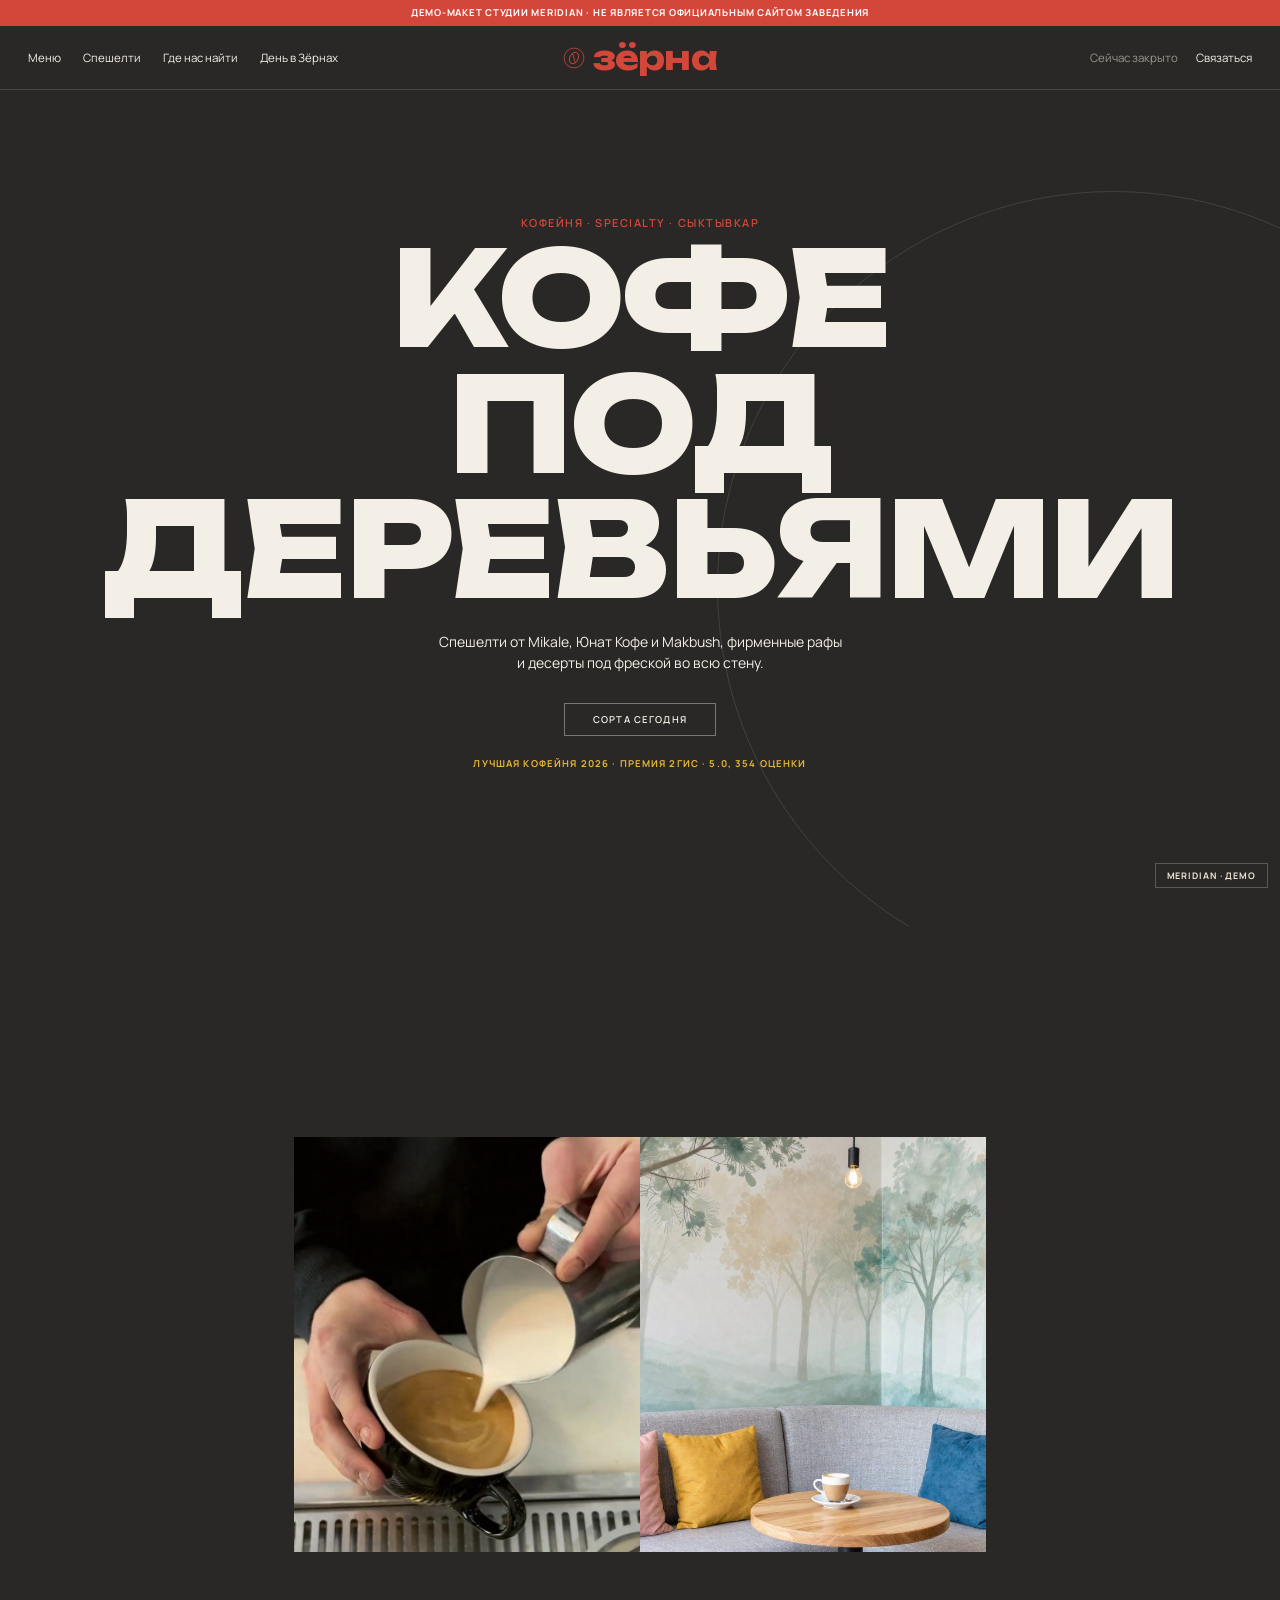
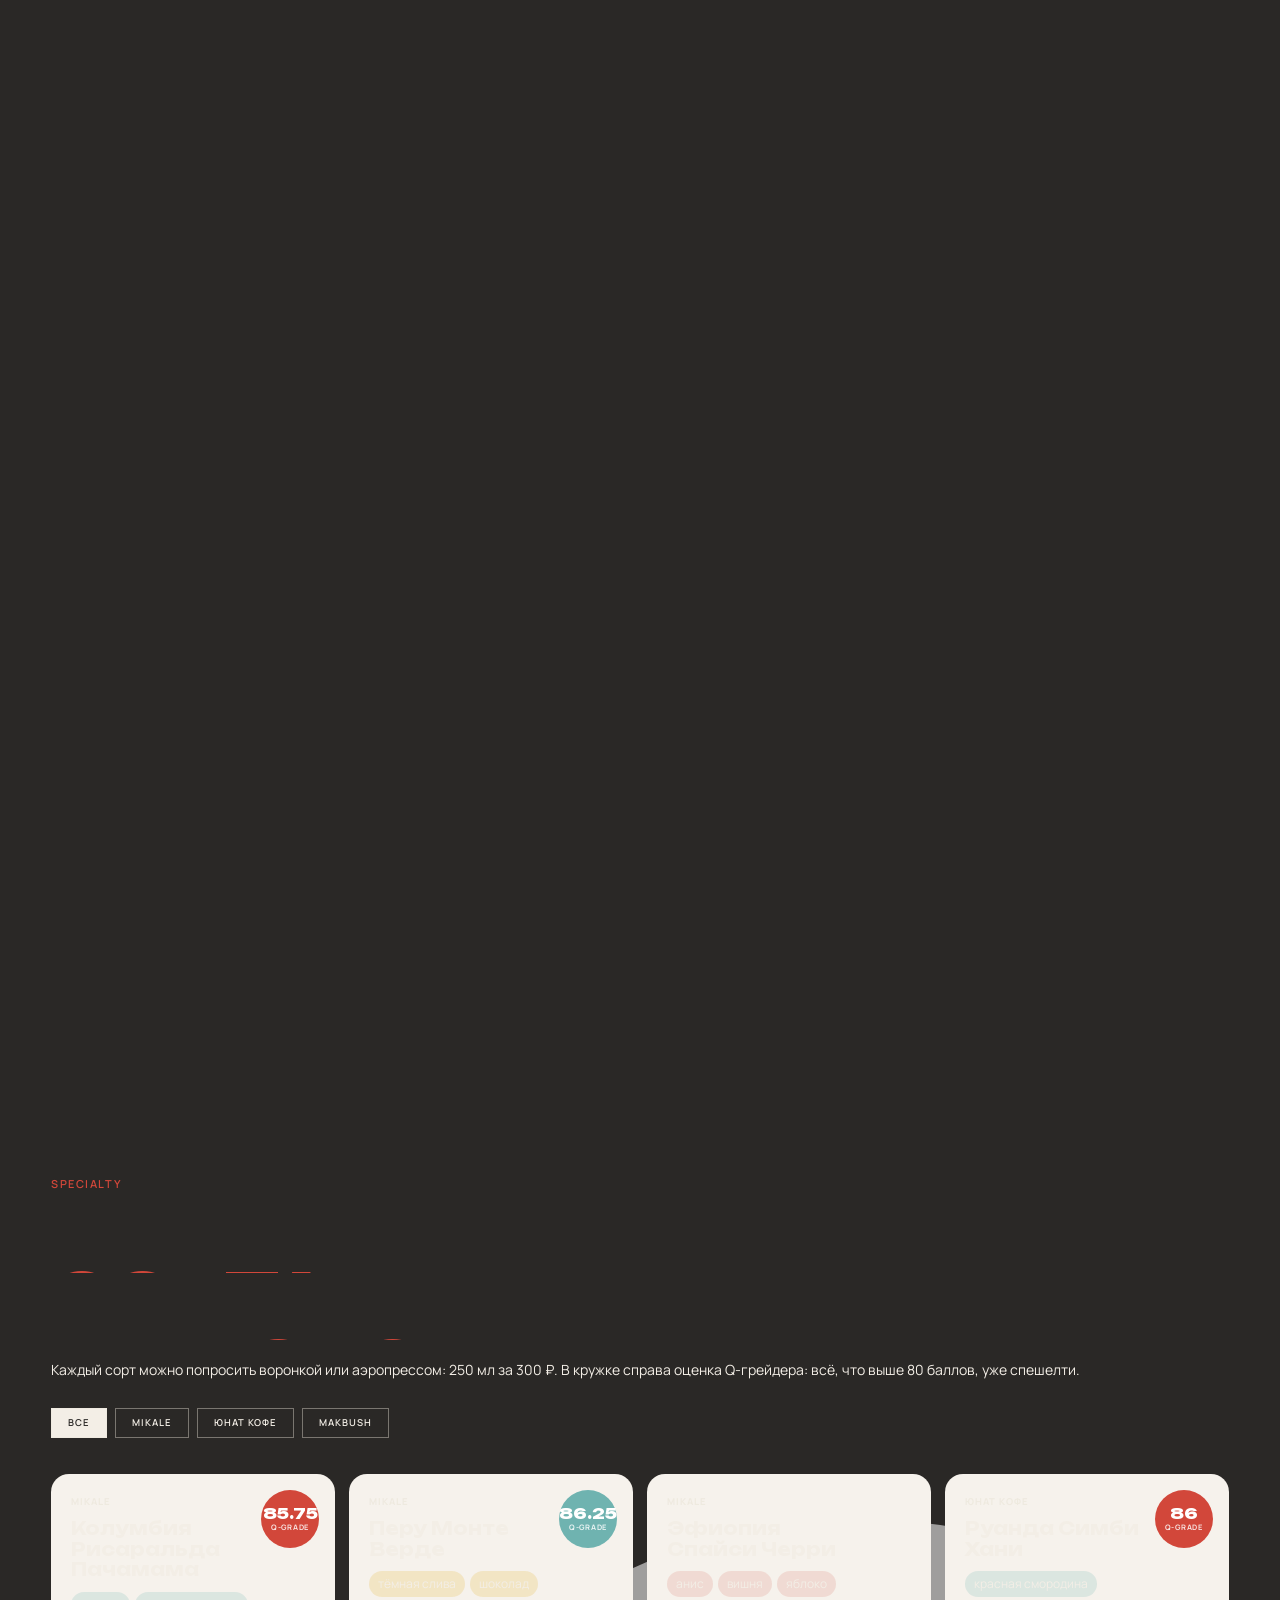
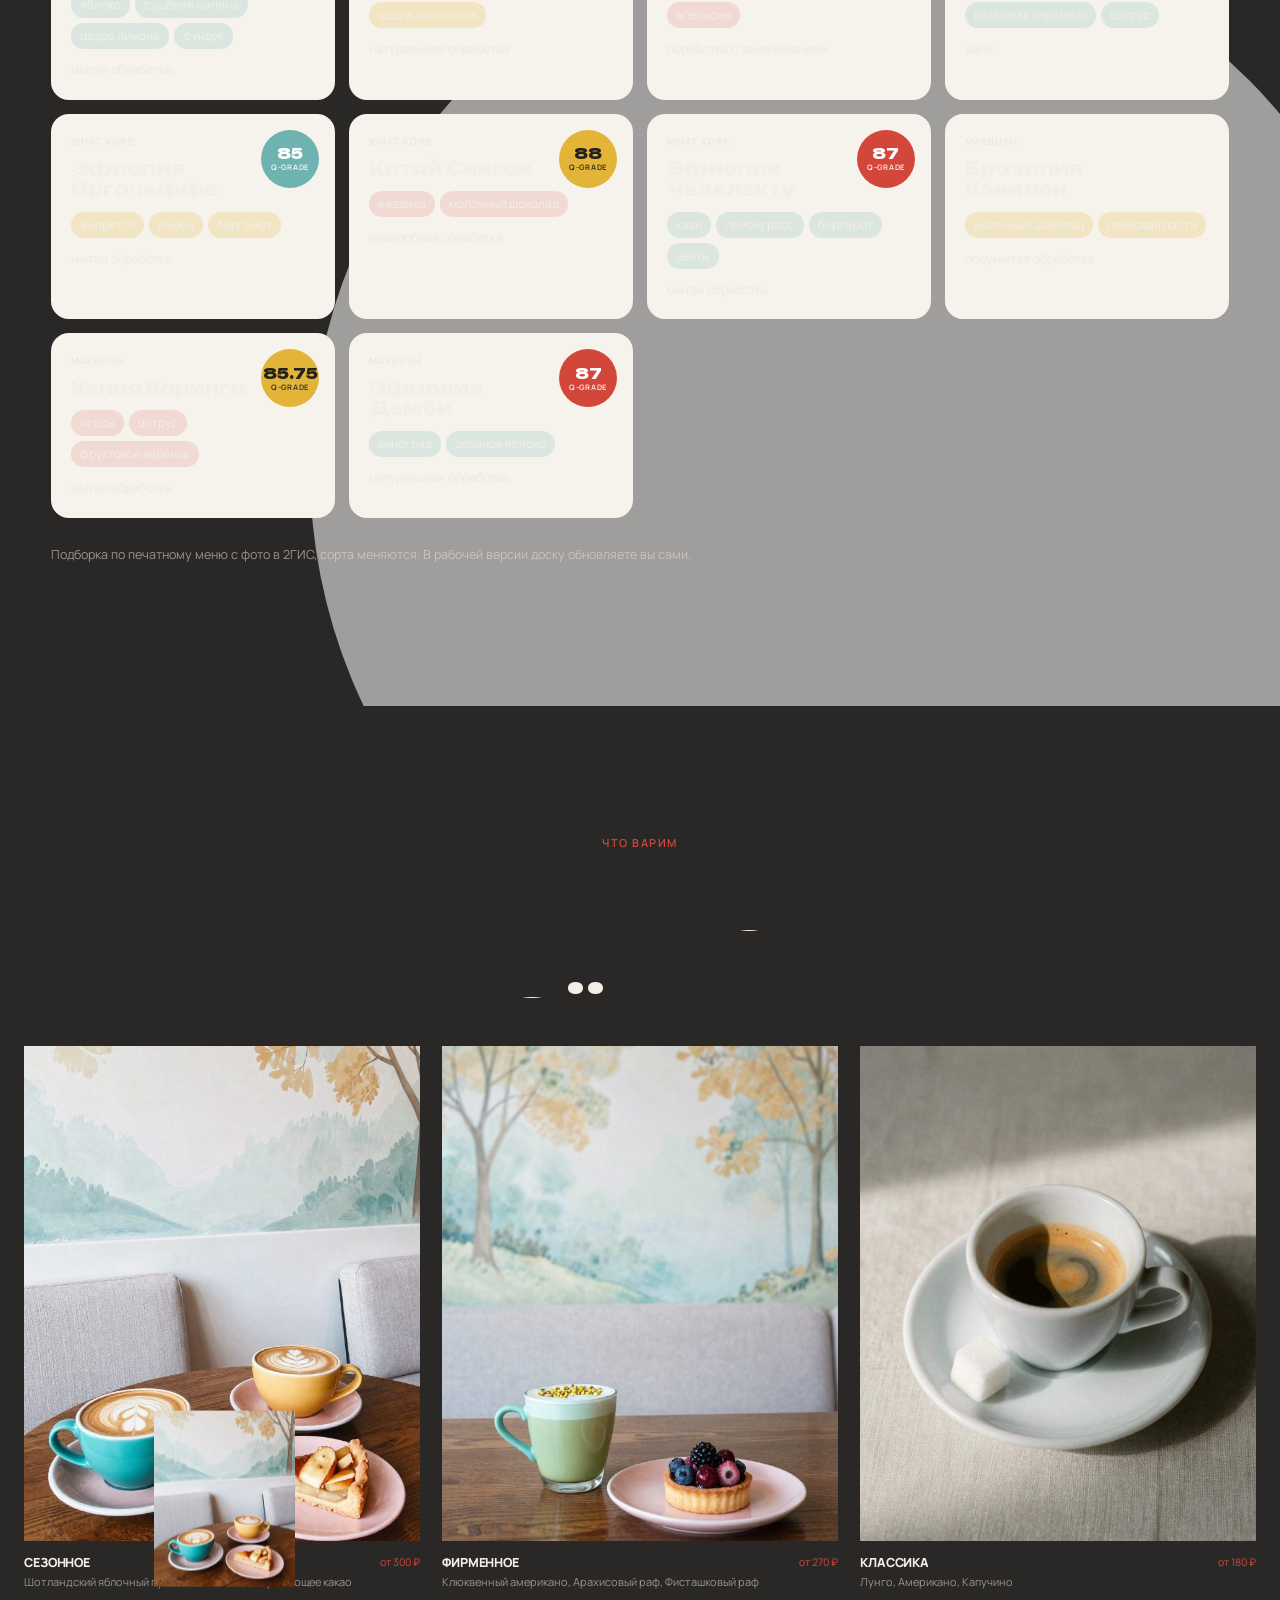
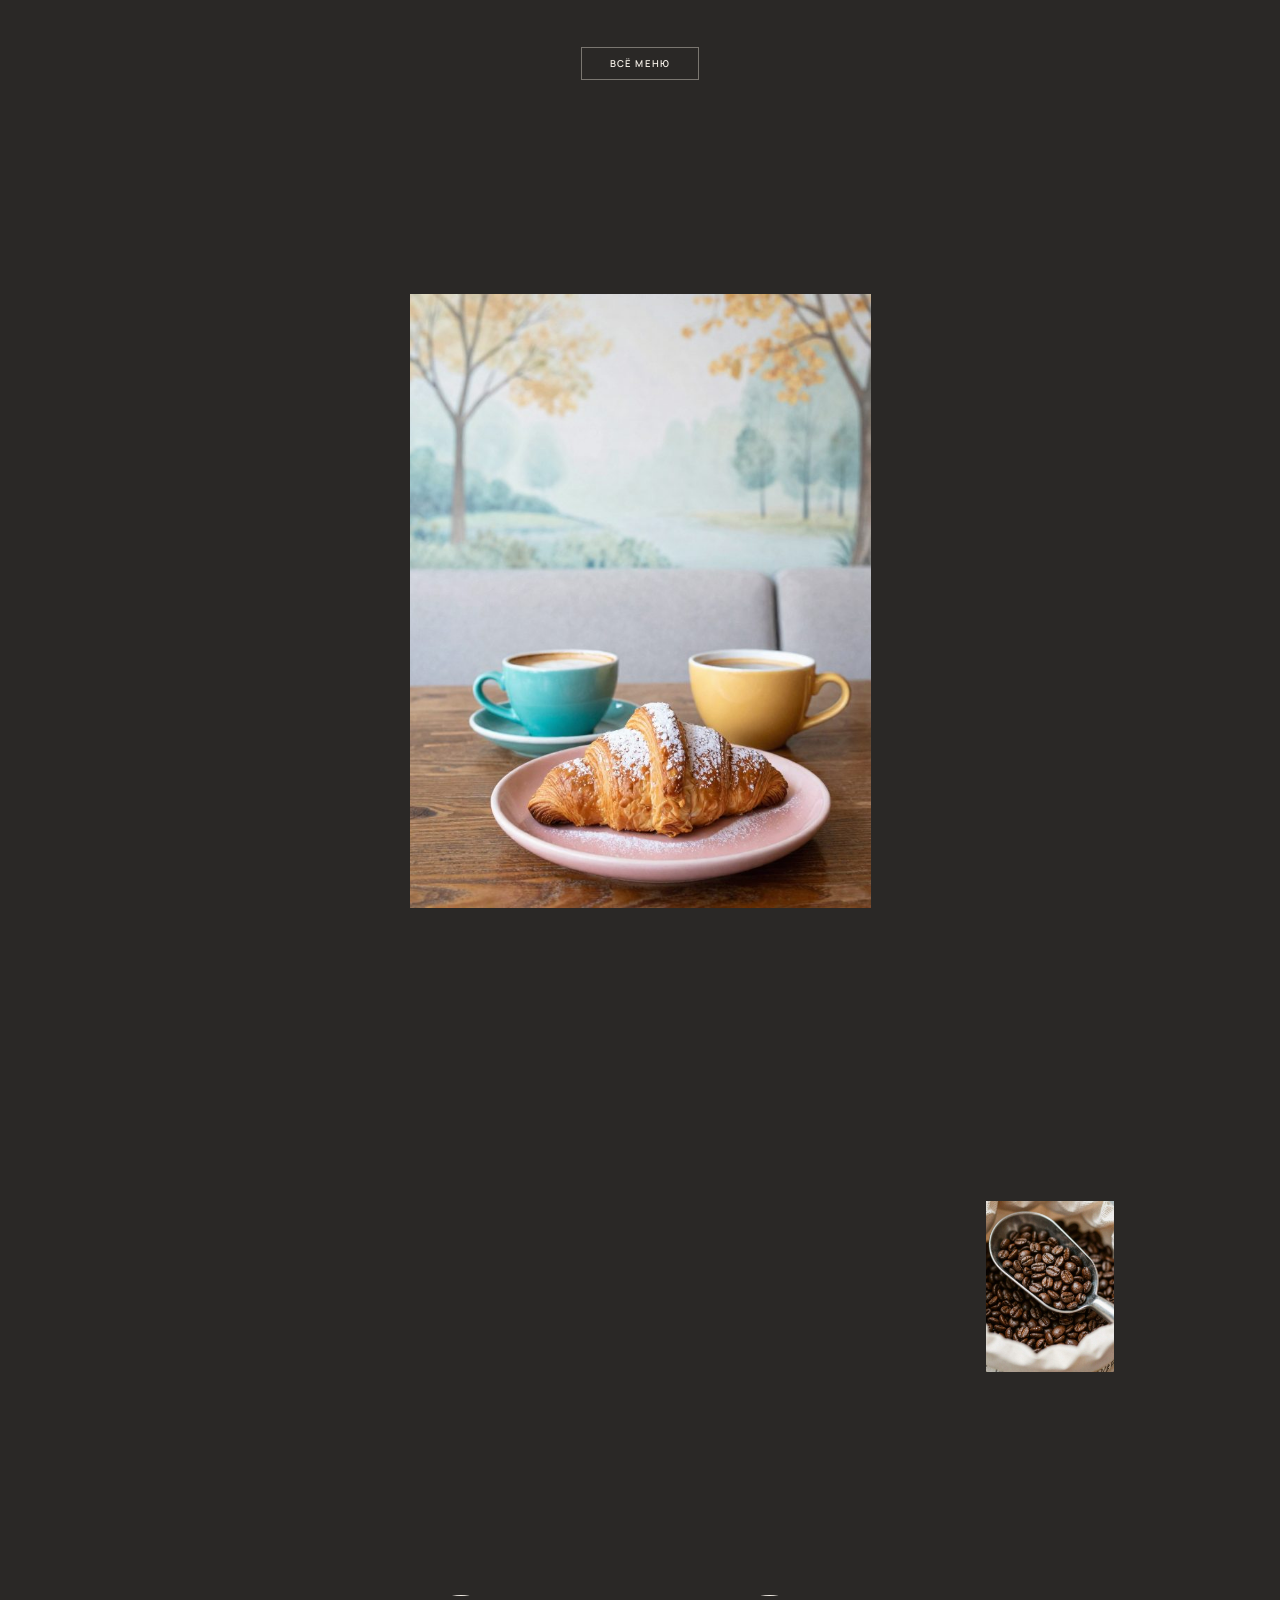
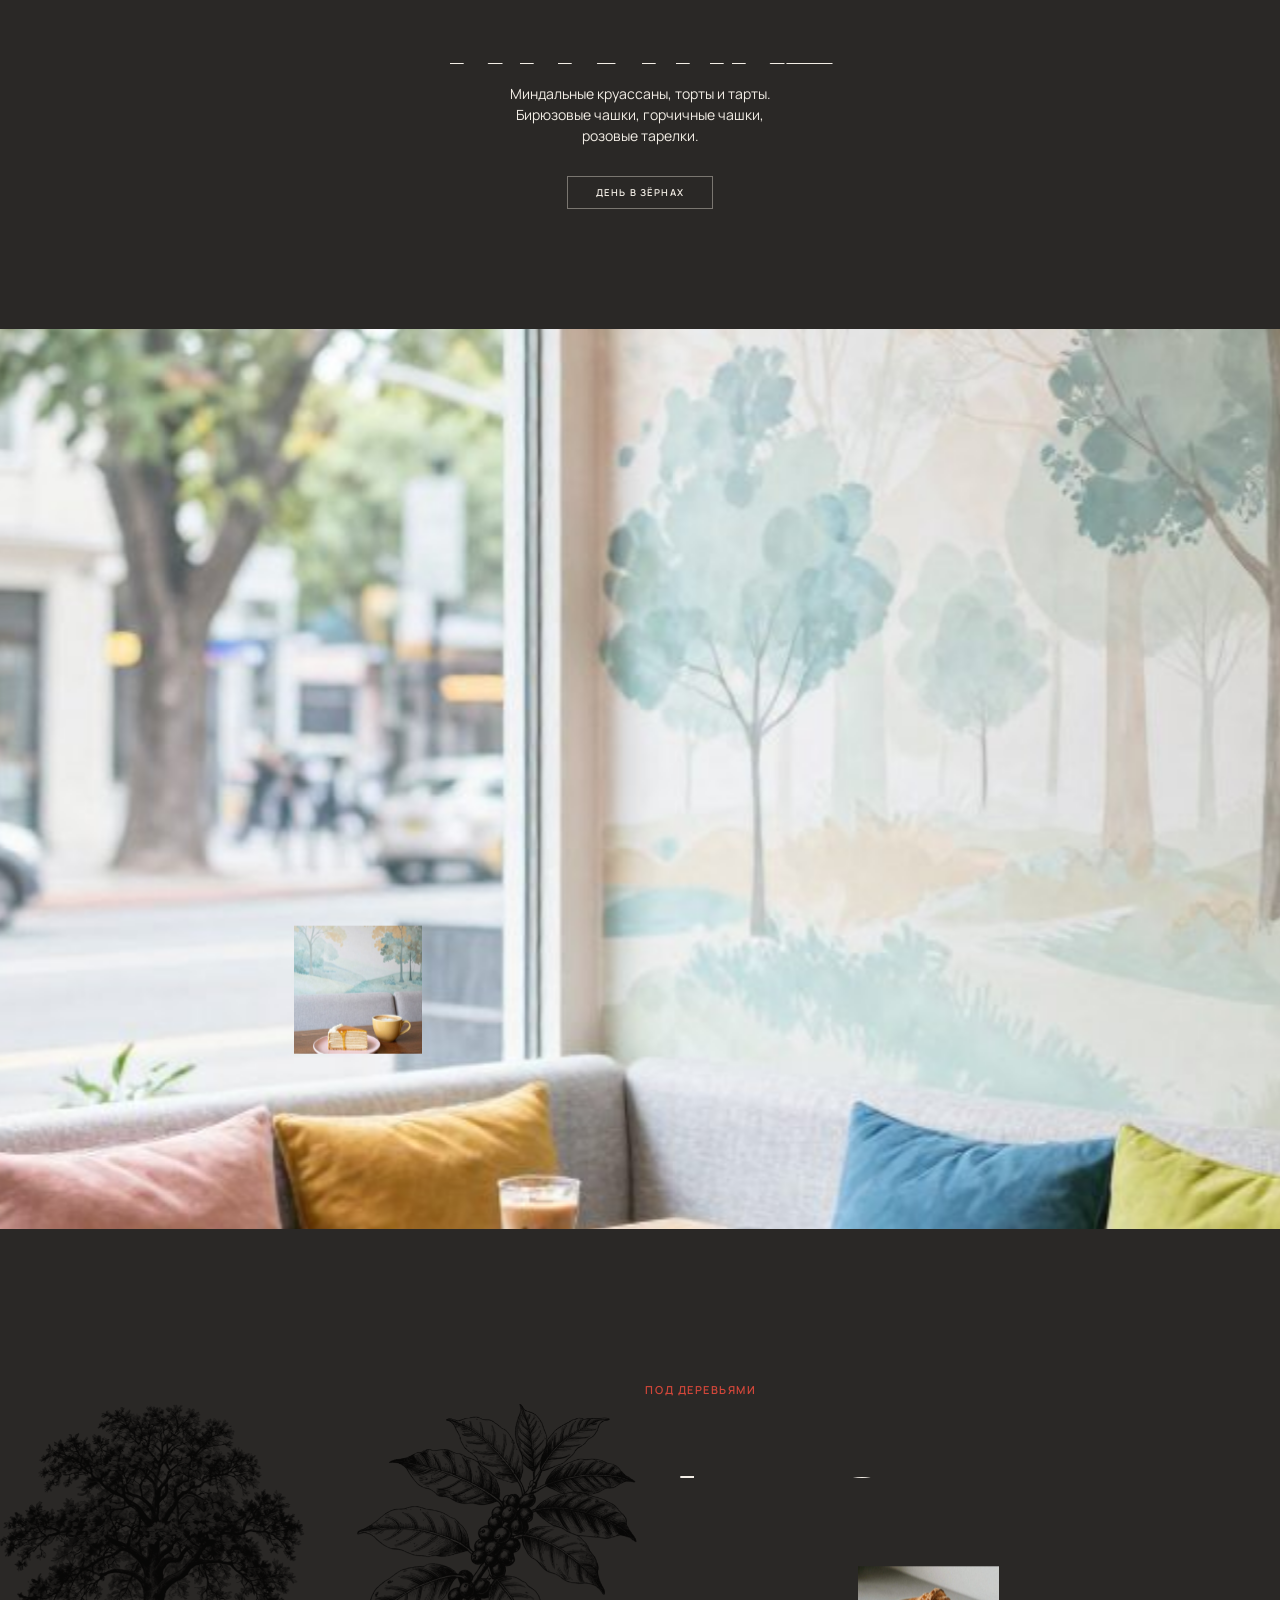
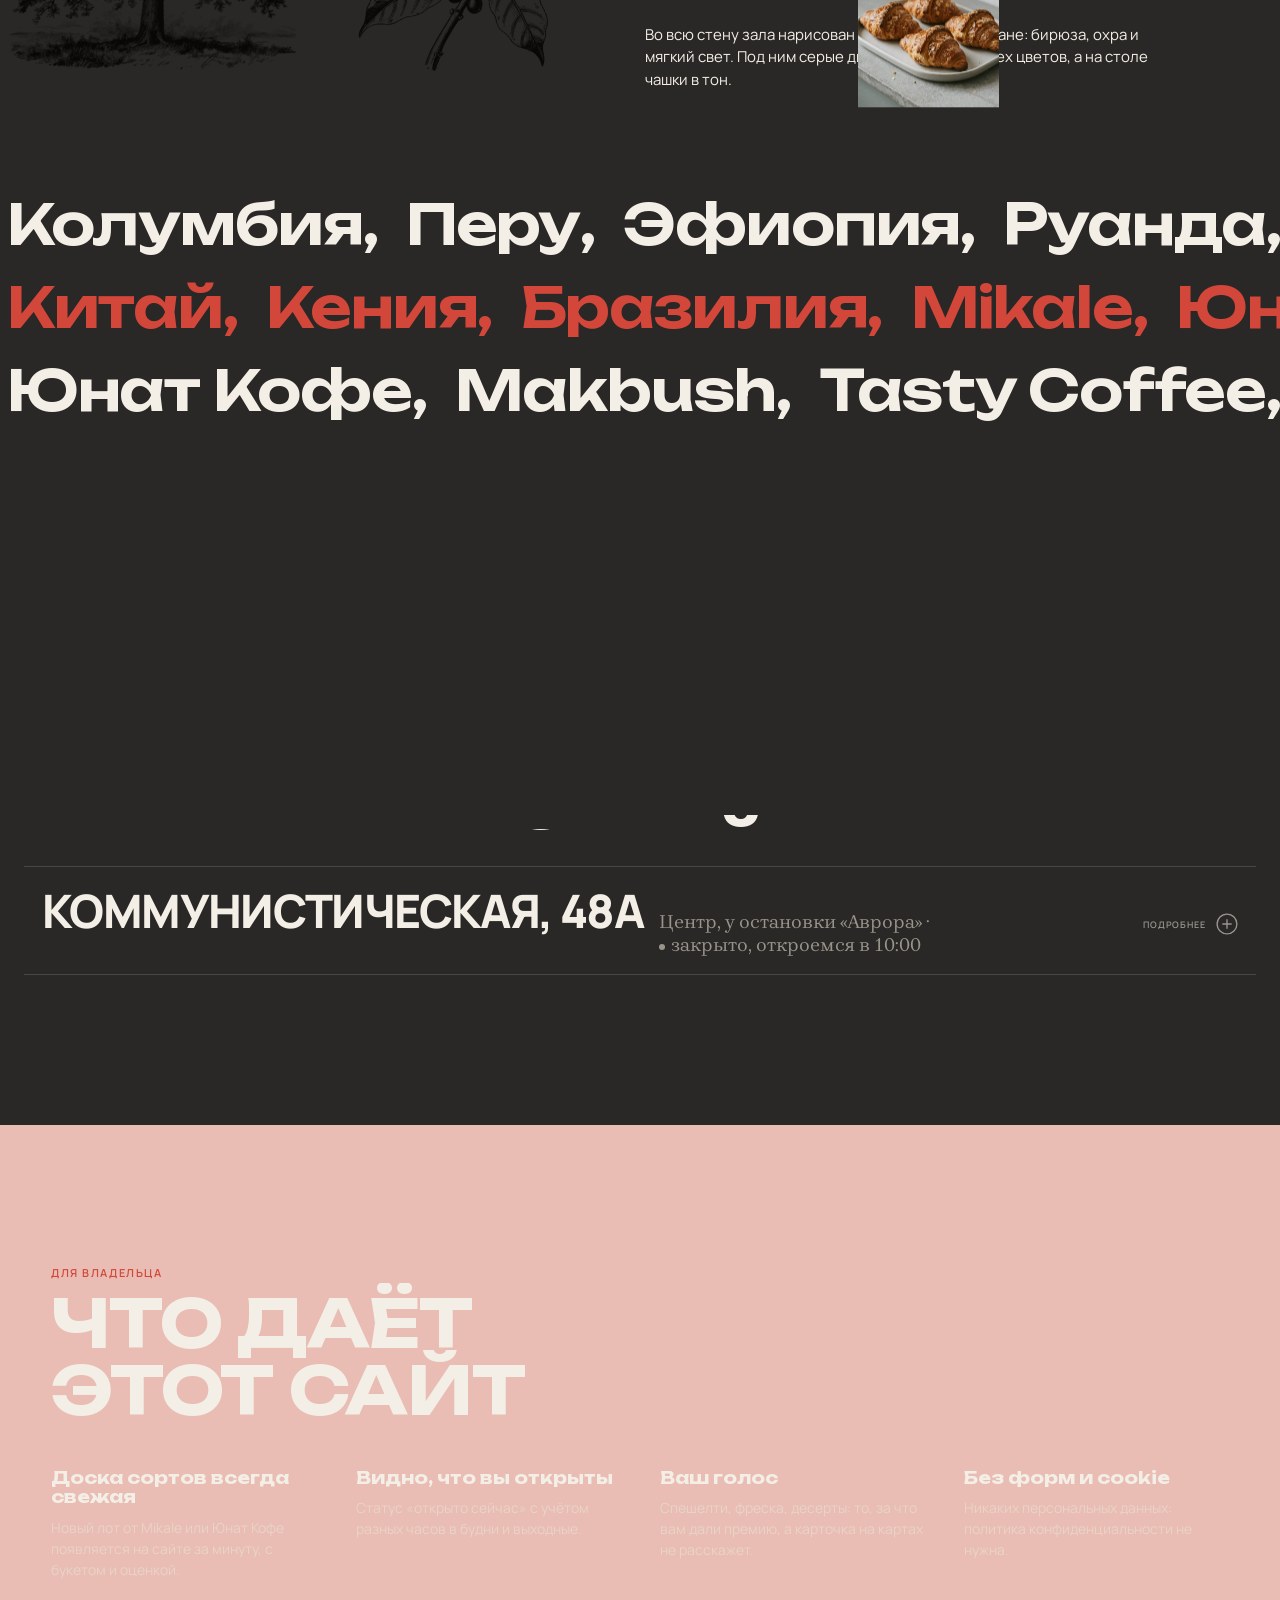
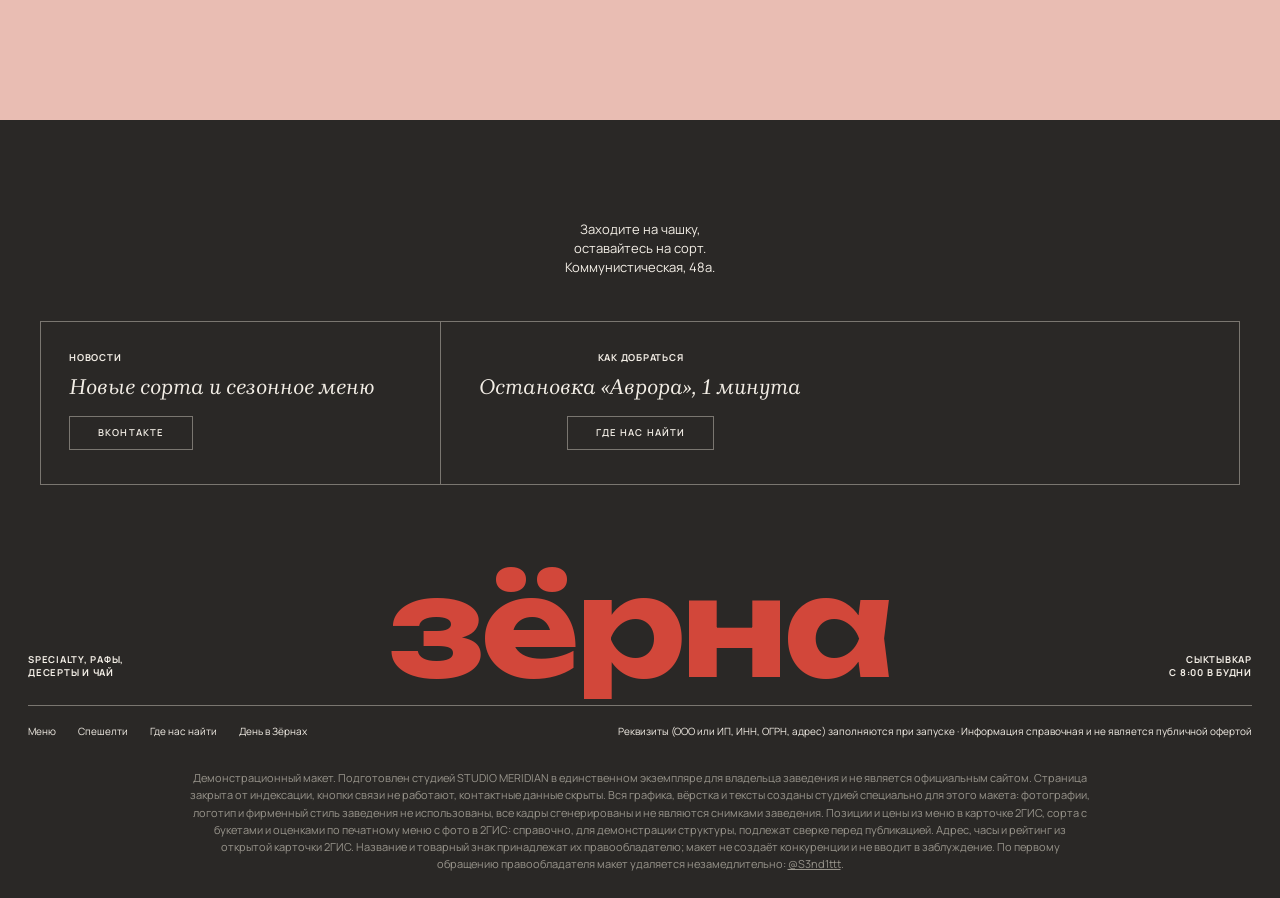
<file: index.html>
<!DOCTYPE html>
<html lang="ru" data-v="2" data-base="" class="nojs" data-tone="g">
<head>
<meta charset="UTF-8">
<meta name="viewport" content="width=device-width, initial-scale=1, viewport-fit=cover">
<meta name="robots" content="noindex, nofollow">
<title>Демо-макет сайта · STUDIO MERIDIAN</title>
<meta name="description" content="Демо-макет сайта для кофейни «Зёрна» в Сыктывкаре: спешелти с оценками Q-грейдера, фирменные рафы, десерты, веранда.">
<meta name="theme-color" content="#2A2826">
<meta property="og:type" content="website">
<meta property="og:title" content="Демо-макет сайта · STUDIO MERIDIAN">
<meta property="og:description" content="Демо-макет сайта для кофейни «Зёрна» в Сыктывкаре: спешелти с оценками Q-грейдера, фирменные рафы, десерты, веранда.">
<meta property="og:url" content="https://zerna.meridianstud.ru/">
<meta property="og:image" content="https://zerna.meridianstud.ru/img/og.jpg?v=2">
<link rel="icon" href="data:image/svg+xml,%3Csvg xmlns='http://www.w3.org/2000/svg' viewBox='0 0 40 40'%3E%3Crect width='40' height='40' rx='9' fill='%232A2826'/%3E%3Cellipse cx='20' cy='20' rx='8' ry='12' transform='rotate(28 20 20)' fill='%23D2473A'/%3E%3Cpath d='M16 10c4 5 3 14 8 19' fill='none' stroke='%232A2826' stroke-width='2'/%3E%3C/svg%3E">
<link rel="preload" href="fonts/unbounded-cyrillic.woff2" as="font" type="font/woff2" crossorigin>
<link rel="preload" href="fonts/manrope.woff2" as="font" type="font/woff2" crossorigin>
<link rel="stylesheet" href="skin.css?v=855cb3a8">
<link rel="stylesheet" href="venue.css?v=3ebb186e">
<noscript><style>.curtain{display:none}</style></noscript>
</head>
<body>
<p class="demo-strip">Демо-макет студии MERIDIAN · не является официальным сайтом заведения</p>
<div class="curtain" aria-hidden="true"><p class="wm"><span style="--i:0">з</span><span style="--i:1">ё</span><span style="--i:2">р</span><span style="--i:3">н</span><span style="--i:4">а</span></p><div class="pic"><div class="pi"><img src="img/h-mural.jpg?v=2" alt="" decoding="async" width="1152" height="768"></div></div></div>
<div class="veil" aria-hidden="true"></div>
<header class="top">
  <nav class="nav" aria-label="Разделы"><a href="menu/">Меню</a><a href="#sorta">Спешелти</a><a href="gde/">Где нас найти</a><a href="den/">День в Зёрнах</a></nav>
  <button class="burger" type="button" aria-expanded="false" aria-controls="menu">Меню</button>
  <a class="logo" href="" aria-label="Зёрна, на главную"><svg class="lamp" viewBox="0 0 40 40" aria-hidden="true"><circle cx="20" cy="20" r="18" fill="none" stroke="currentColor" stroke-width="1.4"/><ellipse cx="20" cy="20" rx="7.5" ry="11" transform="rotate(28 20 20)" fill="none" stroke="currentColor" stroke-width="1.6"/><path d="M16.5 11c4 4.5 2.5 13.5 7 18" fill="none" stroke="currentColor" stroke-width="1.6"/></svg><span>зёрна</span></a>
  <div class="right"><span class="now" data-now></span><button type="button" data-hint="В рабочей версии здесь ваш телефон или кнопка «Написать во ВКонтакте».">Связаться</button></div>
</header>
<div class="menu" id="menu" hidden><nav aria-label="Меню"><a href="menu/">Меню</a><a href="#sorta">Спешелти</a><a href="gde/">Где нас найти</a><a href="den/">День в Зёрнах</a></nav></div>
<main>

  <section class="hero" data-bg="g">
    <p class="kick">Кофейня · specialty · Сыктывкар</p>
    <h1 class="cap xxl rv"><span class="ln"><span>Кофе</span></span><span class="ln"><span>под</span></span><span class="ln"><span>деревьями</span></span></h1>
    <p class="lead rv-f">Спешелти от Mikale, Юнат Кофе и Makbush, фирменные рафы<br>и десерты под фреской во всю стену.</p>
    <a class="btn rv-f" href="#sorta">Сорта сегодня</a>
    <p class="award rv-f">Лучшая кофейня 2026 · Премия 2ГИС · 5.0, 354 оценки</p>
  </section>
  <section class="duo" data-bg="g" aria-label="Кофейня">
    <div class="stick"><div class="pair"><figure class="px"><img src="img/z-milk.jpg?v=2" alt="Бариста наливает молоко в капучино" decoding="async" width="750" height="900"></figure><figure class="px"><img src="img/h-mural.jpg?v=2" alt="Диван с яркими подушками у стены с фреской" decoding="async" width="1152" height="768"></figure></div></div>
  </section>
  <section class="board" data-bg="p" id="sorta">
    <p class="kick">Specialty</p>
    <h2 class="cap l rv"><span class="ln"><span>Сорта</span></span><span class="ln"><span>на воронку</span></span></h2>
    <p class="lead">Каждый сорт можно попросить воронкой или аэропрессом: 250 мл за 300 ₽. В кружке справа оценка Q-грейдера: всё, что выше 80 баллов, уже спешелти.</p>
    <div class="flt" role="group" aria-label="Фильтр"><button type="button" data-f="all" aria-pressed="true">Все</button><button type="button" data-f="mikale">Mikale</button><button type="button" data-f="yunat">Юнат Кофе</button><button type="button" data-f="makbush">Makbush</button></div>
    <div class="lots">
      <article class="lot sd" data-f="mikale">
        <p class="rk">Mikale</p><h3>Колумбия Рисаральда Пачамама</h3>
        <div class="tags"><span>яблоко</span><span>сушёная малина</span><span>цедра лимона</span><span>фундук</span></div>
        <p class="pr">мытая обработка</p>
        <p class="q"><span>85.75<small>Q‑GRADE</small></span></p>
      </article>
      <article class="lot sd" data-f="mikale">
        <p class="rk">Mikale</p><h3>Перу Монте Верде</h3>
        <div class="tags"><span>тёмная слива</span><span>шоколад</span><span>цедра апельсина</span></div>
        <p class="pr">натуральная обработка</p>
        <p class="q"><span>86.25<small>Q‑GRADE</small></span></p>
      </article>
      <article class="lot sd" data-f="mikale">
        <p class="rk">Mikale</p><h3>Эфиопия Спайси Черри</h3>
        <div class="tags"><span>анис</span><span>вишня</span><span>яблоко</span><span>апельсин</span></div>
        <p class="pr">обработка с замачиванием</p>
        
      </article>
      <article class="lot sd" data-f="yunat">
        <p class="rk">Юнат Кофе</p><h3>Руанда Симби Хани</h3>
        <div class="tags"><span>красная смородина</span><span>вишнёвая карамель</span><span>цитрус</span></div>
        <p class="pr">хани</p>
        <p class="q"><span>86<small>Q‑GRADE</small></span></p>
      </article>
      <article class="lot sd" data-f="yunat">
        <p class="rk">Юнат Кофе</p><h3>Эфиопия Иргачеффе</h3>
        <div class="tags"><span>амаретто</span><span>лимон</span><span>бергамот</span></div>
        <p class="pr">мытая обработка</p>
        <p class="q"><span>85<small>Q‑GRADE</small></span></p>
      </article>
      <article class="lot sd" data-f="yunat">
        <p class="rk">Юнат Кофе</p><h3>Китай Синган</h3>
        <div class="tags"><span>ежевика</span><span>молочный шоколад</span></div>
        <p class="pr">анаэробная обработка</p>
        <p class="q"><span>88<small>Q‑GRADE</small></span></p>
      </article>
      <article class="lot sd" data-f="yunat">
        <p class="rk">Юнат Кофе</p><h3>Эфиопия Челелекту</h3>
        <div class="tags"><span>киви</span><span>лемонграсс</span><span>бергамот</span><span>цветы</span></div>
        <p class="pr">мытая обработка</p>
        <p class="q"><span>87<small>Q‑GRADE</small></span></p>
      </article>
      <article class="lot sd" data-f="makbush">
        <p class="rk">Makbush</p><h3>Бразилия Конилон</h3>
        <div class="tags"><span>молочный шоколад</span><span>ореховая паста</span></div>
        <p class="pr">полумытая обработка</p>
        
      </article>
      <article class="lot sd" data-f="makbush">
        <p class="rk">Makbush</p><h3>Кения Каринга</h3>
        <div class="tags"><span>ягоды</span><span>цитрус</span><span>фруктовое варенье</span></div>
        <p class="pr">мытая обработка</p>
        <p class="q"><span>85.75<small>Q‑GRADE</small></span></p>
      </article>
      <article class="lot sd" data-f="makbush">
        <p class="rk">Makbush</p><h3>Эфиопия Демби</h3>
        <div class="tags"><span>виноград</span><span>зелёное яблоко</span></div>
        <p class="pr">натуральная обработка</p>
        <p class="q"><span>87<small>Q‑GRADE</small></span></p>
      </article></div>
    <p class="fn">Подборка по печатному меню с фото в 2ГИС, сорта меняются. В рабочей версии доску обновляете вы сами.</p>
  </section>
  <section class="ranges" data-bg="p">
    <p class="kick">Что варим</p>
    <h2 class="cap l rv"><span class="ln"><span>Меню</span></span><span class="ln"><span>Зёрен</span></span></h2>
    <div class="grid"><a class="card" href="menu/#sezon"><span class="ph sd"><img src="img/z-latte.jpg?v=2" alt="Сезонное" loading="lazy" decoding="async" width="704" height="880"></span><span class="meta"><b>Сезонное</b><span class="pr">от 300 ₽</span><small>Шотландский яблочный пунш, Чай масала, Согревающее какао</small></span></a><a class="card" href="menu/#firm"><span class="ph sd"><img src="img/z-raf.jpg?v=2" alt="Фирменное" loading="lazy" decoding="async" width="704" height="880"></span><span class="meta"><b>Фирменное</b><span class="pr">от 270 ₽</span><small>Клюквенный американо, Арахисовый раф, Фисташковый раф</small></span></a><a class="card" href="menu/#klassika"><span class="ph sd"><img src="img/z-espresso.jpg?v=2" alt="Классика" loading="lazy" decoding="async" width="1280" height="1280"></span><span class="meta"><b>Классика</b><span class="pr">от 180 ₽</span><small>Лунго, Американо, Капучино</small></span></a></div>
    <a class="btn" href="menu/">Всё меню</a>
  </section>
  <section class="collage" data-bg="g">
    <div class="fl"><figure class="c0" data-s="0"><img src="img/z-dessert.jpg?v=2" alt="Миндальный круассан и бирюзовая чашка" loading="lazy" decoding="async" width="704" height="880"></figure><figure class="c1" data-s="-.35"><img src="img/z-latte.jpg?v=2" alt="" loading="lazy" decoding="async" width="704" height="880"></figure><figure class="c2" data-s=".45"><img src="img/z-beans.jpg?v=2" alt="" loading="lazy" decoding="async" width="960" height="1280"></figure><figure class="c3" data-s=".75"><img src="img/z-cake.jpg?v=2" alt="" loading="lazy" decoding="async" width="704" height="880"></figure><figure class="c4" data-s="1.05"><img src="img/z-croissant.jpg?v=2" alt="" loading="lazy" decoding="async" width="1280" height="960"></figure><figure class="c5" data-s=".6"><img src="img/z-raf.jpg?v=2" alt="" loading="lazy" decoding="async" width="704" height="880"></figure></div>
    <div class="say">
      <h2 class="cap l rv"><span class="ln"><span>Сладкое</span></span><span class="ln"><span>к чашке</span></span></h2>
      <p class="lead">Миндальные круассаны, торты и тарты.<br>Бирюзовые чашки, горчичные чашки,<br>розовые тарелки.</p>
      <a class="btn" href="den/">День в Зёрнах</a>
    </div>
  </section>
  <section class="roast" data-bg="g" aria-label="Столик у панорамного окна">
    <div class="wide"><img src="img/z-window.jpg?v=2" alt="Столик у панорамного окна" loading="lazy" decoding="async" width="672" height="896"></div>
  </section>
  <section class="polka" data-bg="l">
    <div class="pg">
      <div class="engs"><img src="img/g-tree.png?v=2" alt="Гравюра: дерево" class="eng" loading="lazy" decoding="async" width="507" height="442"><img src="img/g-branch.png?v=2" alt="Гравюра: ветка кофе с ягодами" class="eng" loading="lazy" decoding="async" width="509" height="486"></div>
      <div><p class="kick">Под деревьями</p><h2 class="cap l rv"><span class="ln"><span>Фреска</span></span><span class="ln"><span>во всю стену</span></span></h2><p class="lead">Во всю стену зала нарисован лес в утреннем тумане: бирюза, охра и мягкий свет. Под ним серые диваны и подушки всех цветов, а на столе чашки в тон.</p></div>
    </div>
    <div class="mqs" aria-label="Страны и обжарщики"><div class="mq"><div class="mqi"><span class="tr">Колумбия,</span> <span class="tr">Перу,</span> <span class="tr">Эфиопия,</span> <span class="tr">Руанда,</span> <span class="tr">Китай,</span> <span class="tr">Кения,</span> <span class="tr">Бразилия,</span> <span class="tr">Mikale,</span> <span class="tr">Юнат Кофе,</span> <span class="tr">Makbush,</span> <span class="tr">Tasty Coffee,</span> <span class="tr">Q 88,</span> <span class="tr">Колумбия,</span> <span class="tr">Перу,</span> <span class="tr">Эфиопия,</span> <span class="tr">Руанда,</span> <span class="tr">Китай,</span> <span class="tr">Кения,</span> <span class="tr">Бразилия,</span> <span class="tr">Mikale,</span> <span class="tr">Юнат Кофе,</span> <span class="tr">Makbush,</span> <span class="tr">Tasty Coffee,</span> <span class="tr">Q 88,</span></div></div><div class="mq rev"><div class="mqi"><span class="tr">Китай,</span> <span class="tr">Кения,</span> <span class="tr">Бразилия,</span> <span class="tr">Mikale,</span> <span class="tr">Юнат Кофе,</span> <span class="tr">Makbush,</span> <span class="tr">Tasty Coffee,</span> <span class="tr">Q 88,</span> <span class="tr">Колумбия,</span> <span class="tr">Перу,</span> <span class="tr">Эфиопия,</span> <span class="tr">Руанда,</span> <span class="tr">Китай,</span> <span class="tr">Кения,</span> <span class="tr">Бразилия,</span> <span class="tr">Mikale,</span> <span class="tr">Юнат Кофе,</span> <span class="tr">Makbush,</span> <span class="tr">Tasty Coffee,</span> <span class="tr">Q 88,</span> <span class="tr">Колумбия,</span> <span class="tr">Перу,</span> <span class="tr">Эфиопия,</span> <span class="tr">Руанда,</span></div></div><div class="mq"><div class="mqi"><span class="tr">Юнат Кофе,</span> <span class="tr">Makbush,</span> <span class="tr">Tasty Coffee,</span> <span class="tr">Q 88,</span> <span class="tr">Колумбия,</span> <span class="tr">Перу,</span> <span class="tr">Эфиопия,</span> <span class="tr">Руанда,</span> <span class="tr">Китай,</span> <span class="tr">Кения,</span> <span class="tr">Бразилия,</span> <span class="tr">Mikale,</span> <span class="tr">Юнат Кофе,</span> <span class="tr">Makbush,</span> <span class="tr">Tasty Coffee,</span> <span class="tr">Q 88,</span> <span class="tr">Колумбия,</span> <span class="tr">Перу,</span> <span class="tr">Эфиопия,</span> <span class="tr">Руанда,</span> <span class="tr">Китай,</span> <span class="tr">Кения,</span> <span class="tr">Бразилия,</span> <span class="tr">Mikale,</span></div></div></div>
  </section>
  <section class="stores" data-bg="g">
    <h2 class="cap l rv"><span class="ln"><span>Где</span></span><span class="ln"><span>нас найти</span></span></h2>
    <div class="rows">
      <div class="ex">
        <button class="row" type="button" aria-expanded="false" aria-controls="st0"><b>Коммунистическая, 48а</b><span class="ad">Центр, у остановки «Аврора» · <span class="st" data-open="8" data-close="21" data-open-we="10" data-close-we="21"></span></span><span class="more">подробнее <svg viewBox="0 0 16 16" aria-hidden="true"><circle cx="8" cy="8" r="7.2" fill="none" stroke="currentColor"/><path d="M8 4.6v6.8M4.6 8h6.8" stroke="currentColor"/></svg></span></button>
        <div class="exb" id="st0"><div class="exi">
          <div class="drag" data-drag><figure><img src="img/z-hall.jpg?v=2" alt="" loading="lazy" decoding="async" width="960" height="1280"></figure><figure><img src="img/z-cushions.jpg?v=2" alt="" loading="lazy" decoding="async" width="704" height="880"></figure><figure><img src="img/z-window.jpg?v=2" alt="" loading="lazy" decoding="async" width="672" height="896"></figure>
            <div class="info"><p class="it">Восемнадцать мест, фреска во всю стену, серые диваны с яркими подушками и веранда летом.</p><p class="k">пн‑пт с 8:00 до 21:00 · сб и вс с 10:00 до 21:00 · 5.0 в 2ГИС, 354 оценок</p><a class="btn" href="gde/#kom">Как добраться</a></div>
          </div>
        </div></div>
      </div></div>
  </section>
  <section class="gives" data-bg="k">
    <p class="kick">Для владельца</p>
    <h2 class="cap l rv"><span class="ln"><span>Что даёт</span></span><span class="ln"><span>этот сайт</span></span></h2>
    <div class="gv"><div><b>Доска сортов всегда свежая</b><p>Новый лот от Mikale или Юнат Кофе появляется на сайте за минуту, с букетом и оценкой.</p></div><div><b>Видно, что вы открыты</b><p>Статус «открыто сейчас» с учётом разных часов в будни и выходные.</p></div><div><b>Ваш голос</b><p>Спешелти, фреска, десерты: то, за что вам дали премию, а карточка на картах не расскажет.</p></div><div><b>Без форм и cookie</b><p>Никаких персональных данных: политика конфиденциальности не нужна.</p></div></div>
  </section>
</main>
<footer class="foot" data-bg="g">
  <p class="quote">Заходите на чашку,<br>оставайтесь на сорт.<br>Коммунистическая, 48а.</p>
  <div class="boxes"><div class="box"><p class="k">Новости</p><p class="it">Новые сорта и сезонное меню</p><button class="btn" type="button" data-hint="В рабочей версии здесь ваша группа ВКонтакте.">ВКонтакте</button></div><div class="box"><p class="k">Как добраться</p><p class="it">Остановка «Аврора», 1 минута</p><a class="btn" href="gde/">Где нас найти</a></div></div>
  <div class="sig"><p class="k">Specialty, рафы,<br>десерты и чай</p><p class="wm" aria-hidden="true">зёрна</p><p class="k r">Сыктывкар<br>с 8:00 в будни</p></div>
  <div class="fine">
    <span><a href="menu/">Меню</a><a href="#sorta">Спешелти</a><a href="gde/">Где нас найти</a><a href="den/">День в Зёрнах</a></span>
    <span>Реквизиты (ООО или ИП, ИНН, ОГРН, адрес) заполняются при запуске · Информация справочная и не является публичной офертой</span>
  </div>
  <p class="note">Демонстрационный макет. Подготовлен студией STUDIO MERIDIAN в единственном экземпляре для владельца заведения и не является официальным сайтом. Страница закрыта от индексации, кнопки связи не работают, контактные данные скрыты. Вся графика, вёрстка и тексты созданы студией специально для этого макета: фотографии, логотип и фирменный стиль заведения не использованы, все кадры сгенерированы и не являются снимками заведения. Позиции и цены из меню в карточке 2ГИС, сорта с букетами и оценками по печатному меню с фото в 2ГИС: справочно, для демонстрации структуры, подлежат сверке перед публикацией. Адрес, часы и рейтинг из открытой карточки 2ГИС. Название и товарный знак принадлежат их правообладателю; макет не создаёт конкуренции и не вводит в заблуждение. По первому обращению правообладателя макет удаляется незамедлительно: <a href="https://t.me/S3nd1ttt" target="_blank" rel="noopener">@S3nd1ttt</a>.</p>
</footer>
<div class="toast" role="status" aria-live="polite" hidden></div>
<a class="mer-badge" href="https://t.me/S3nd1ttt" target="_blank" rel="noopener">MERIDIAN · Демо</a>
<script src="skin.js?v=9ecd316b"></script>
</body>
</html>
</file>
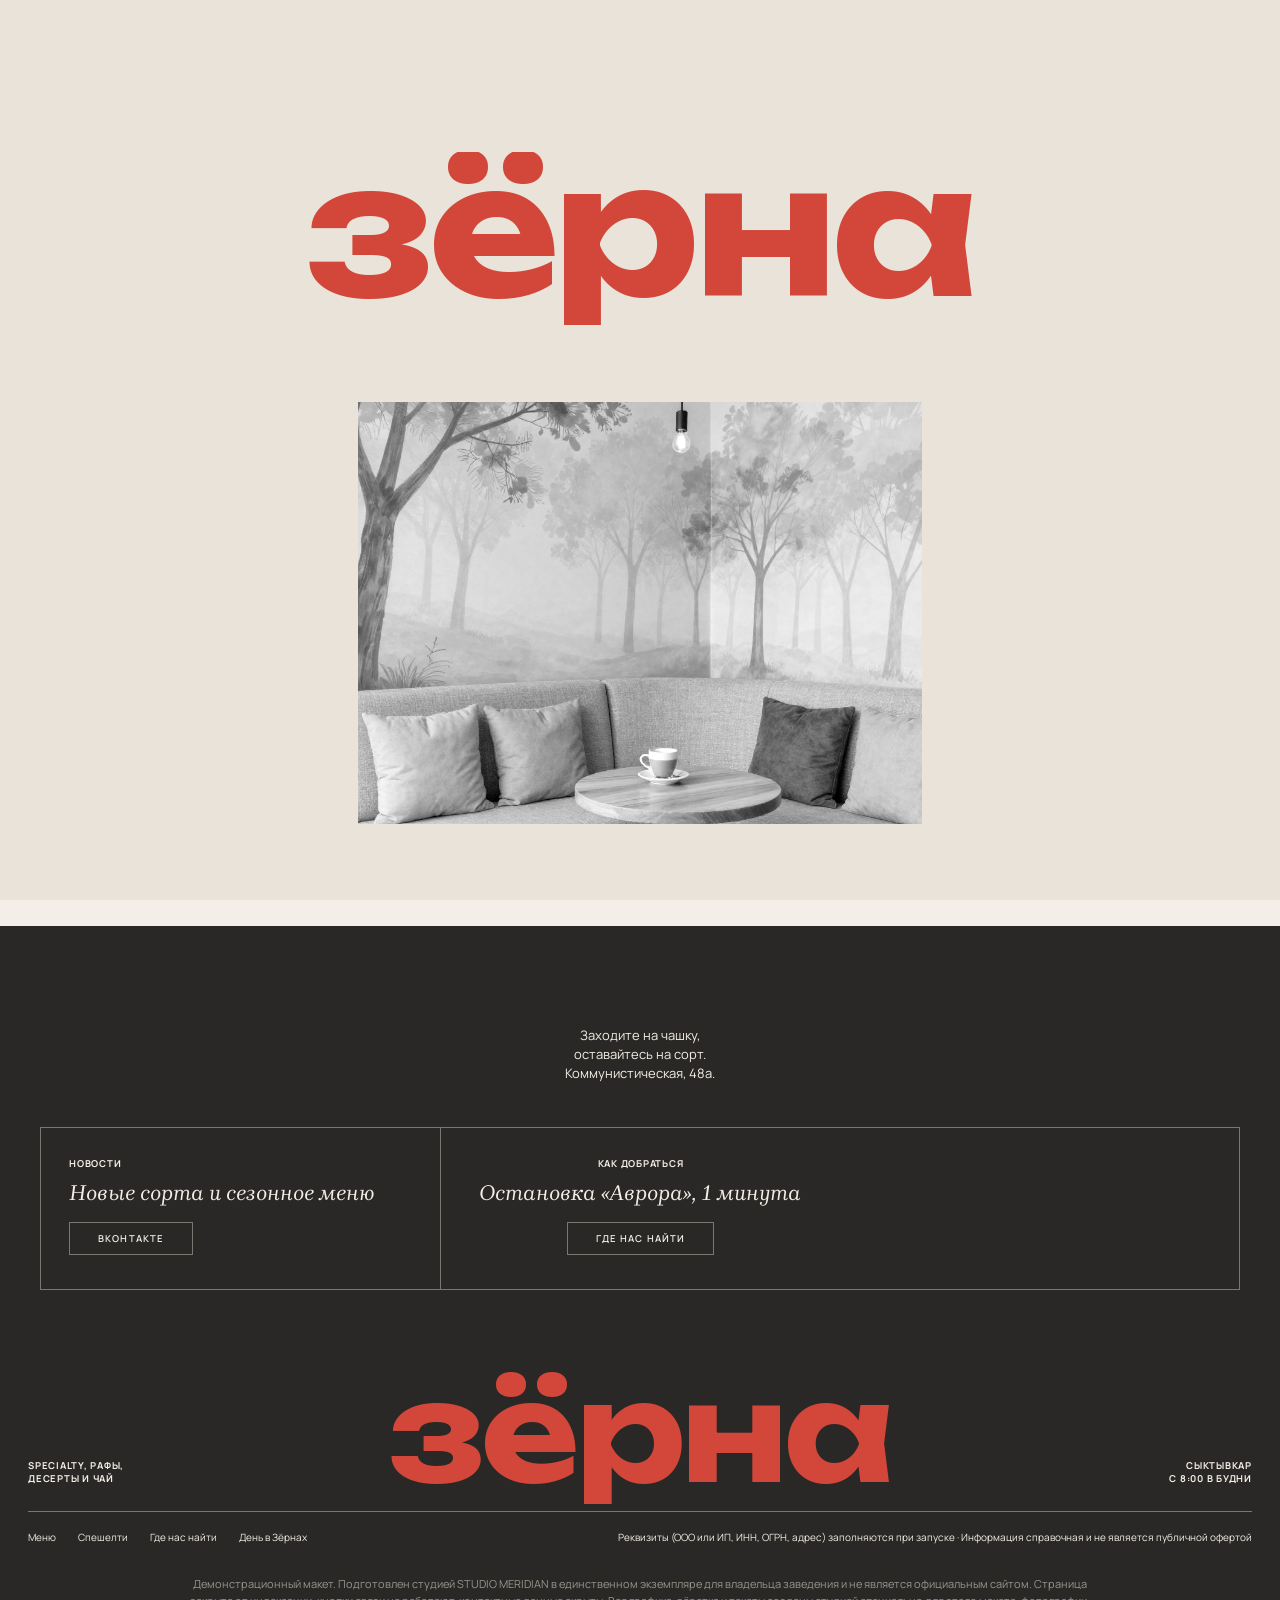
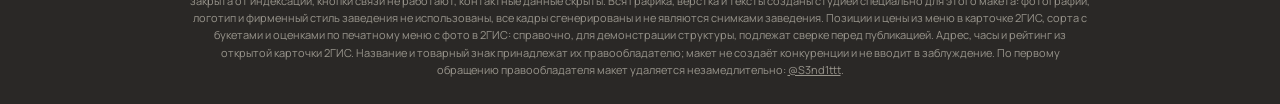
<file: 404/index.html>
<!DOCTYPE html>
<html lang="ru" data-v="2" data-base="../" class="nojs" data-tone="l">
<head>
<meta charset="UTF-8">
<meta name="viewport" content="width=device-width, initial-scale=1, viewport-fit=cover">
<meta name="robots" content="noindex, nofollow">
<title>Страница не найдена · Демо-макет сайта · STUDIO MERIDIAN</title>
<meta name="description" content="Такой страницы нет.">
<meta name="theme-color" content="#2A2826">
<meta property="og:type" content="website">
<meta property="og:title" content="Демо-макет сайта · STUDIO MERIDIAN">
<meta property="og:description" content="Такой страницы нет.">
<meta property="og:url" content="https://zerna.meridianstud.ru/404/">
<meta property="og:image" content="https://zerna.meridianstud.ru/img/og.jpg?v=2">
<link rel="icon" href="data:image/svg+xml,%3Csvg xmlns='http://www.w3.org/2000/svg' viewBox='0 0 40 40'%3E%3Crect width='40' height='40' rx='9' fill='%232A2826'/%3E%3Cellipse cx='20' cy='20' rx='8' ry='12' transform='rotate(28 20 20)' fill='%23D2473A'/%3E%3Cpath d='M16 10c4 5 3 14 8 19' fill='none' stroke='%232A2826' stroke-width='2'/%3E%3C/svg%3E">
<link rel="preload" href="../fonts/unbounded-cyrillic.woff2" as="font" type="font/woff2" crossorigin>
<link rel="preload" href="../fonts/manrope.woff2" as="font" type="font/woff2" crossorigin>
<link rel="stylesheet" href="../skin.css?v=855cb3a8">
<link rel="stylesheet" href="../venue.css?v=3ebb186e">
<noscript><style>.curtain{display:none}</style></noscript>
</head>
<body>
<p class="demo-strip">Демо-макет студии MERIDIAN · не является официальным сайтом заведения</p>
<div class="curtain" aria-hidden="true"><p class="wm"><span style="--i:0">з</span><span style="--i:1">ё</span><span style="--i:2">р</span><span style="--i:3">н</span><span style="--i:4">а</span></p><div class="pic"><div class="pi"><img src="../img/h-mural.jpg?v=2" alt="" decoding="async" width="1152" height="768"></div></div></div>
<div class="veil" aria-hidden="true"></div>
<header class="top">
  <nav class="nav" aria-label="Разделы"><a href="../menu/">Меню</a><a href="../#sorta">Спешелти</a><a href="../gde/">Где нас найти</a><a href="../den/">День в Зёрнах</a></nav>
  <button class="burger" type="button" aria-expanded="false" aria-controls="menu">Меню</button>
  <a class="logo" href="../" aria-label="Зёрна, на главную"><svg class="lamp" viewBox="0 0 40 40" aria-hidden="true"><circle cx="20" cy="20" r="18" fill="none" stroke="currentColor" stroke-width="1.4"/><ellipse cx="20" cy="20" rx="7.5" ry="11" transform="rotate(28 20 20)" fill="none" stroke="currentColor" stroke-width="1.6"/><path d="M16.5 11c4 4.5 2.5 13.5 7 18" fill="none" stroke="currentColor" stroke-width="1.6"/></svg><span>зёрна</span></a>
  <div class="right"><span class="now" data-now></span><button type="button" data-hint="В рабочей версии здесь ваш телефон или кнопка «Написать во ВКонтакте».">Связаться</button></div>
</header>
<div class="menu" id="menu" hidden><nav aria-label="Меню"><a href="../menu/">Меню</a><a href="../#sorta">Спешелти</a><a href="../gde/">Где нас найти</a><a href="../den/">День в Зёрнах</a></nav></div>
<main class="nf" data-bg="l">

  <h1 class="cap xxl rv"><span class="ln"><span>404</span></span><span class="ln"><span>Не найдено</span></span></h1>
  <p class="lead">Такой страницы нет. Зато воронка с утра свободна.</p>
  <a class="btn dark" href="../">На главную</a>
</main>
<footer class="foot" data-bg="g">
  <p class="quote">Заходите на чашку,<br>оставайтесь на сорт.<br>Коммунистическая, 48а.</p>
  <div class="boxes"><div class="box"><p class="k">Новости</p><p class="it">Новые сорта и сезонное меню</p><button class="btn" type="button" data-hint="В рабочей версии здесь ваша группа ВКонтакте.">ВКонтакте</button></div><div class="box"><p class="k">Как добраться</p><p class="it">Остановка «Аврора», 1 минута</p><a class="btn" href="../gde/">Где нас найти</a></div></div>
  <div class="sig"><p class="k">Specialty, рафы,<br>десерты и чай</p><p class="wm" aria-hidden="true">зёрна</p><p class="k r">Сыктывкар<br>с 8:00 в будни</p></div>
  <div class="fine">
    <span><a href="../menu/">Меню</a><a href="../#sorta">Спешелти</a><a href="../gde/">Где нас найти</a><a href="../den/">День в Зёрнах</a></span>
    <span>Реквизиты (ООО или ИП, ИНН, ОГРН, адрес) заполняются при запуске · Информация справочная и не является публичной офертой</span>
  </div>
  <p class="note">Демонстрационный макет. Подготовлен студией STUDIO MERIDIAN в единственном экземпляре для владельца заведения и не является официальным сайтом. Страница закрыта от индексации, кнопки связи не работают, контактные данные скрыты. Вся графика, вёрстка и тексты созданы студией специально для этого макета: фотографии, логотип и фирменный стиль заведения не использованы, все кадры сгенерированы и не являются снимками заведения. Позиции и цены из меню в карточке 2ГИС, сорта с букетами и оценками по печатному меню с фото в 2ГИС: справочно, для демонстрации структуры, подлежат сверке перед публикацией. Адрес, часы и рейтинг из открытой карточки 2ГИС. Название и товарный знак принадлежат их правообладателю; макет не создаёт конкуренции и не вводит в заблуждение. По первому обращению правообладателя макет удаляется незамедлительно: <a href="https://t.me/S3nd1ttt" target="_blank" rel="noopener">@S3nd1ttt</a>.</p>
</footer>
<div class="toast" role="status" aria-live="polite" hidden></div>
<a class="mer-badge" href="https://t.me/S3nd1ttt" target="_blank" rel="noopener">MERIDIAN · Демо</a>
<script src="../skin.js?v=9ecd316b"></script>
</body>
</html>
</file>
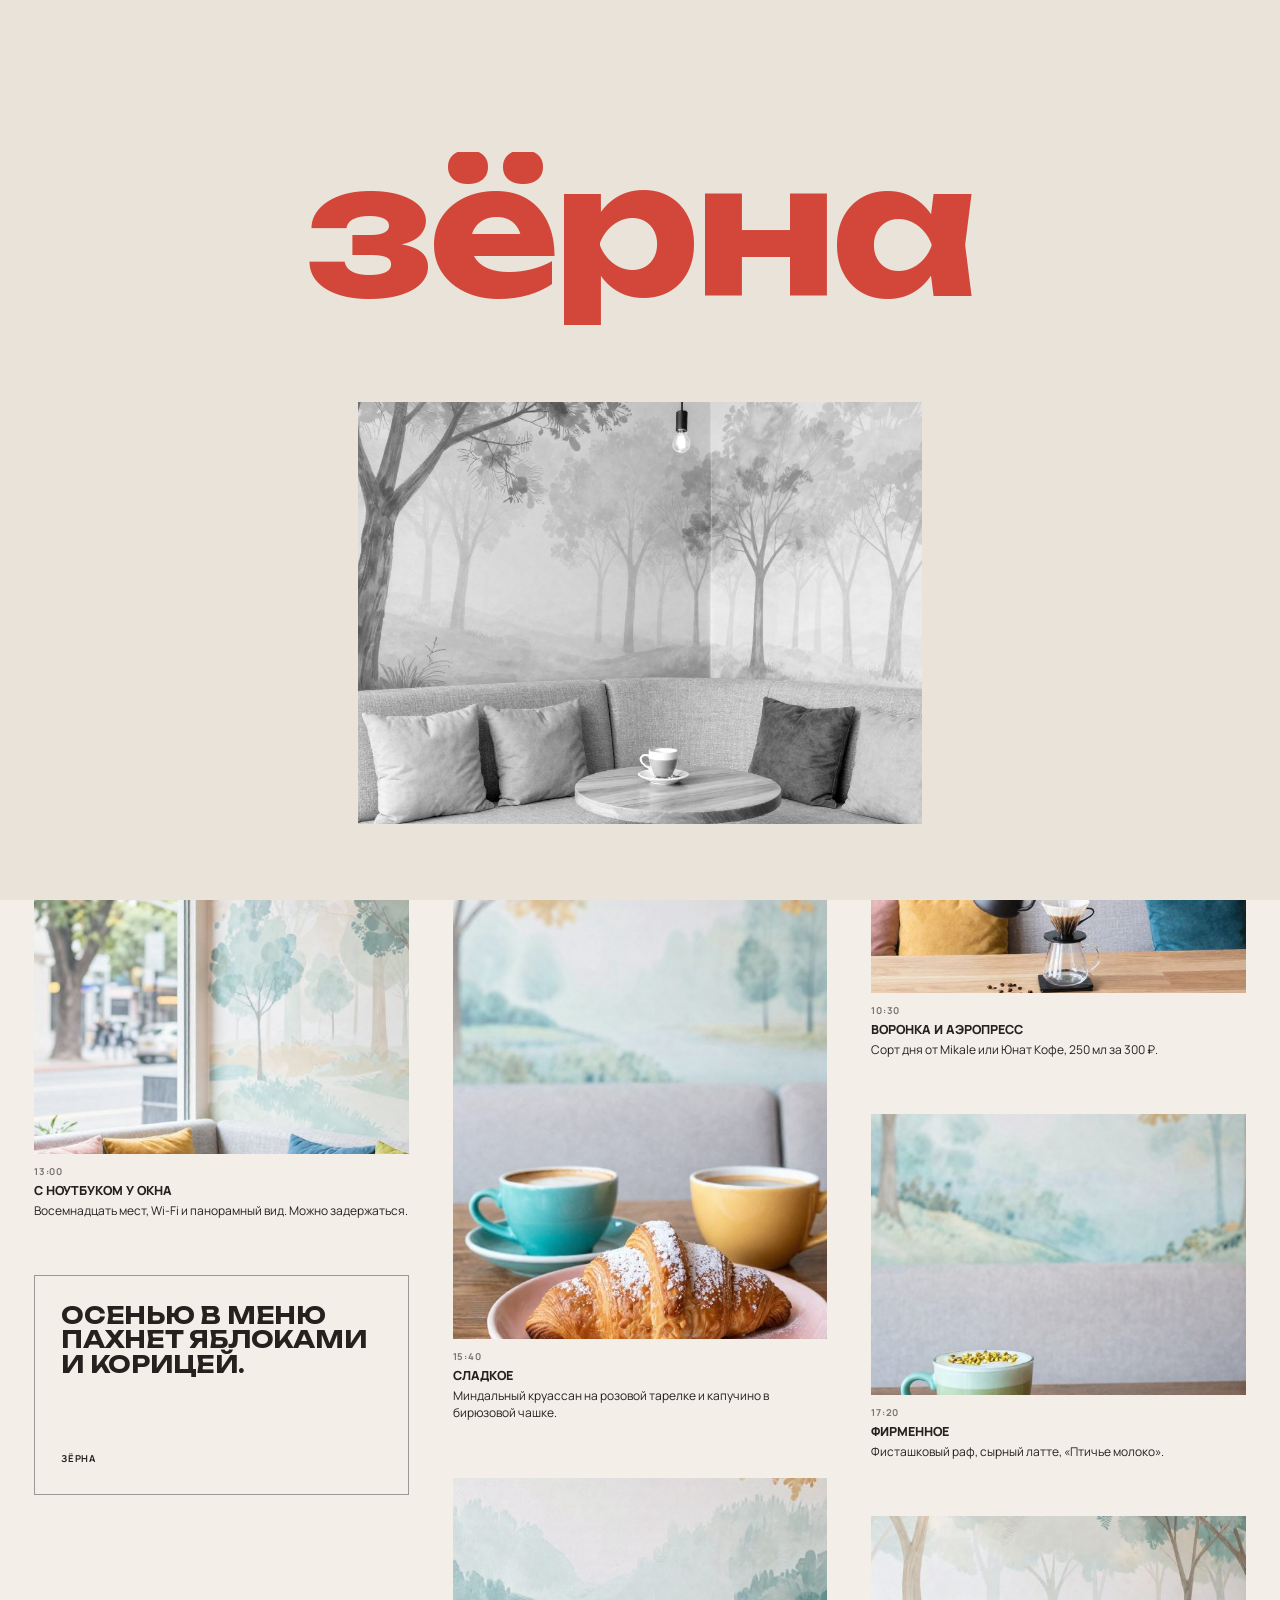
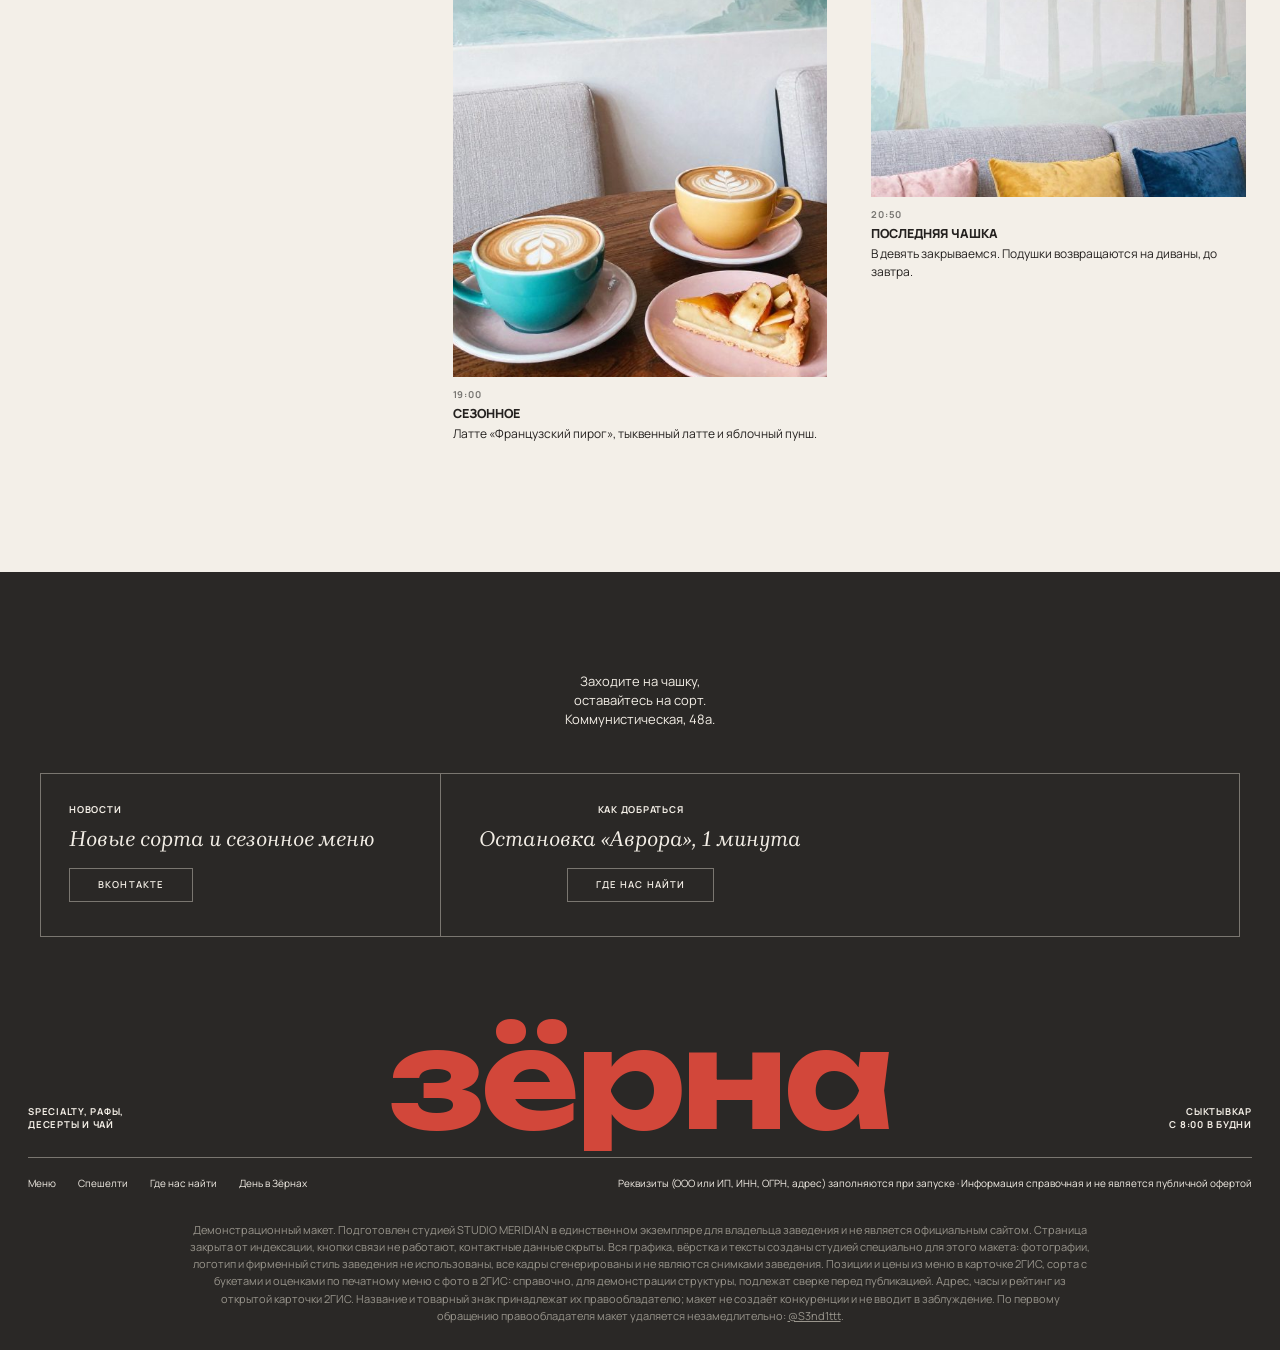
<file: den/index.html>
<!DOCTYPE html>
<html lang="ru" data-v="2" data-base="../" class="nojs" data-tone="l">
<head>
<meta charset="UTF-8">
<meta name="viewport" content="width=device-width, initial-scale=1, viewport-fit=cover">
<meta name="robots" content="noindex, nofollow">
<title>День в Зёрнах · Демо-макет сайта · STUDIO MERIDIAN</title>
<meta name="description" content="Один обычный день кофейни «Зёрна»: от первого батч-брю до последней чашки.">
<meta name="theme-color" content="#2A2826">
<meta property="og:type" content="website">
<meta property="og:title" content="Демо-макет сайта · STUDIO MERIDIAN">
<meta property="og:description" content="Один обычный день кофейни «Зёрна»: от первого батч-брю до последней чашки.">
<meta property="og:url" content="https://zerna.meridianstud.ru/den/">
<meta property="og:image" content="https://zerna.meridianstud.ru/img/og.jpg?v=2">
<link rel="icon" href="data:image/svg+xml,%3Csvg xmlns='http://www.w3.org/2000/svg' viewBox='0 0 40 40'%3E%3Crect width='40' height='40' rx='9' fill='%232A2826'/%3E%3Cellipse cx='20' cy='20' rx='8' ry='12' transform='rotate(28 20 20)' fill='%23D2473A'/%3E%3Cpath d='M16 10c4 5 3 14 8 19' fill='none' stroke='%232A2826' stroke-width='2'/%3E%3C/svg%3E">
<link rel="preload" href="../fonts/unbounded-cyrillic.woff2" as="font" type="font/woff2" crossorigin>
<link rel="preload" href="../fonts/manrope.woff2" as="font" type="font/woff2" crossorigin>
<link rel="stylesheet" href="../skin.css?v=855cb3a8">
<link rel="stylesheet" href="../venue.css?v=3ebb186e">
<noscript><style>.curtain{display:none}</style></noscript>
</head>
<body>
<p class="demo-strip">Демо-макет студии MERIDIAN · не является официальным сайтом заведения</p>
<div class="curtain" aria-hidden="true"><p class="wm"><span style="--i:0">з</span><span style="--i:1">ё</span><span style="--i:2">р</span><span style="--i:3">н</span><span style="--i:4">а</span></p><div class="pic"><div class="pi"><img src="../img/h-mural.jpg?v=2" alt="" decoding="async" width="1152" height="768"></div></div></div>
<div class="veil" aria-hidden="true"></div>
<header class="top">
  <nav class="nav" aria-label="Разделы"><a href="../menu/">Меню</a><a href="../#sorta">Спешелти</a><a href="../gde/">Где нас найти</a><a href="../den/" aria-current="page">День в Зёрнах</a></nav>
  <button class="burger" type="button" aria-expanded="false" aria-controls="menu">Меню</button>
  <a class="logo" href="../" aria-label="Зёрна, на главную"><svg class="lamp" viewBox="0 0 40 40" aria-hidden="true"><circle cx="20" cy="20" r="18" fill="none" stroke="currentColor" stroke-width="1.4"/><ellipse cx="20" cy="20" rx="7.5" ry="11" transform="rotate(28 20 20)" fill="none" stroke="currentColor" stroke-width="1.6"/><path d="M16.5 11c4 4.5 2.5 13.5 7 18" fill="none" stroke="currentColor" stroke-width="1.6"/></svg><span>зёрна</span></a>
  <div class="right"><span class="now" data-now></span><button type="button" data-hint="В рабочей версии здесь ваш телефон или кнопка «Написать во ВКонтакте».">Связаться</button></div>
</header>
<div class="menu" id="menu" hidden><nav aria-label="Меню"><a href="../menu/">Меню</a><a href="../#sorta">Спешелти</a><a href="../gde/">Где нас найти</a><a href="../den/" aria-current="page">День в Зёрнах</a></nav></div>
<main class="daily" data-bg="l">

  <section class="dh"><h1 class="script rv"><span class="ln"><span>День в Зёрнах</span></span></h1><p class="lead">Один обычный день кофейни<br>от первого батч-брю до последней чашки.</p></section>
  <section class="mas"><div class="col"><div class="it2 w"><figure class="px"><img src="../img/z-hall.jpg?v=2" alt="" loading="lazy" decoding="async" width="960" height="1280"></figure><div class="cap2"><span class="k">8:00</span><b>Открываемся</b><span>В будни с восьми, в выходные с десяти. Первым делом батч-брю для тех, кто бежит на работу.</span></div></div><div class="it2 w"><figure class="px"><img src="../img/z-window.jpg?v=2" alt="" loading="lazy" decoding="async" width="672" height="896"></figure><div class="cap2"><span class="k">13:00</span><b>С ноутбуком у окна</b><span>Восемнадцать мест, Wi-Fi и панорамный вид. Можно задержаться.</span></div></div><div class="qt"><p class="cap s">Осенью в меню пахнет яблоками и корицей.</p><p class="k">Зёрна</p></div></div><div class="col"><div class="qt"><p class="cap s">Всё, что выше восьмидесяти баллов, уже спешелти.</p><p class="k">Зёрна</p></div><div class="it2 t"><figure class="px"><img src="../img/z-dessert.jpg?v=2" alt="" loading="lazy" decoding="async" width="704" height="880"></figure><div class="cap2"><span class="k">15:40</span><b>Сладкое</b><span>Миндальный круассан на розовой тарелке и капучино в бирюзовой чашке.</span></div></div><div class="it2 t"><figure class="px"><img src="../img/z-latte.jpg?v=2" alt="" loading="lazy" decoding="async" width="704" height="880"></figure><div class="cap2"><span class="k">19:00</span><b>Сезонное</b><span>Латте «Французский пирог», тыквенный латте и яблочный пунш.</span></div></div></div><div class="col"><div class="it2 t"><figure class="px"><img src="../img/z-filter.jpg?v=2" alt="" loading="lazy" decoding="async" width="704" height="880"></figure><div class="cap2"><span class="k">10:30</span><b>Воронка и аэропресс</b><span>Сорт дня от Mikale или Юнат Кофе, 250 мл за 300 ₽.</span></div></div><div class="it2 w"><figure class="px"><img src="../img/z-raf.jpg?v=2" alt="" loading="lazy" decoding="async" width="704" height="880"></figure><div class="cap2"><span class="k">17:20</span><b>Фирменное</b><span>Фисташковый раф, сырный латте, «Птичье молоко».</span></div></div><div class="it2 w"><figure class="px"><img src="../img/z-cushions.jpg?v=2" alt="" loading="lazy" decoding="async" width="704" height="880"></figure><div class="cap2"><span class="k">20:50</span><b>Последняя чашка</b><span>В девять закрываемся. Подушки возвращаются на диваны, до завтра.</span></div></div></div></section>
</main>
<footer class="foot" data-bg="g">
  <p class="quote">Заходите на чашку,<br>оставайтесь на сорт.<br>Коммунистическая, 48а.</p>
  <div class="boxes"><div class="box"><p class="k">Новости</p><p class="it">Новые сорта и сезонное меню</p><button class="btn" type="button" data-hint="В рабочей версии здесь ваша группа ВКонтакте.">ВКонтакте</button></div><div class="box"><p class="k">Как добраться</p><p class="it">Остановка «Аврора», 1 минута</p><a class="btn" href="../gde/">Где нас найти</a></div></div>
  <div class="sig"><p class="k">Specialty, рафы,<br>десерты и чай</p><p class="wm" aria-hidden="true">зёрна</p><p class="k r">Сыктывкар<br>с 8:00 в будни</p></div>
  <div class="fine">
    <span><a href="../menu/">Меню</a><a href="../#sorta">Спешелти</a><a href="../gde/">Где нас найти</a><a href="../den/">День в Зёрнах</a></span>
    <span>Реквизиты (ООО или ИП, ИНН, ОГРН, адрес) заполняются при запуске · Информация справочная и не является публичной офертой</span>
  </div>
  <p class="note">Демонстрационный макет. Подготовлен студией STUDIO MERIDIAN в единственном экземпляре для владельца заведения и не является официальным сайтом. Страница закрыта от индексации, кнопки связи не работают, контактные данные скрыты. Вся графика, вёрстка и тексты созданы студией специально для этого макета: фотографии, логотип и фирменный стиль заведения не использованы, все кадры сгенерированы и не являются снимками заведения. Позиции и цены из меню в карточке 2ГИС, сорта с букетами и оценками по печатному меню с фото в 2ГИС: справочно, для демонстрации структуры, подлежат сверке перед публикацией. Адрес, часы и рейтинг из открытой карточки 2ГИС. Название и товарный знак принадлежат их правообладателю; макет не создаёт конкуренции и не вводит в заблуждение. По первому обращению правообладателя макет удаляется незамедлительно: <a href="https://t.me/S3nd1ttt" target="_blank" rel="noopener">@S3nd1ttt</a>.</p>
</footer>
<div class="toast" role="status" aria-live="polite" hidden></div>
<a class="mer-badge" href="https://t.me/S3nd1ttt" target="_blank" rel="noopener">MERIDIAN · Демо</a>
<script src="../skin.js?v=9ecd316b"></script>
</body>
</html>
</file>
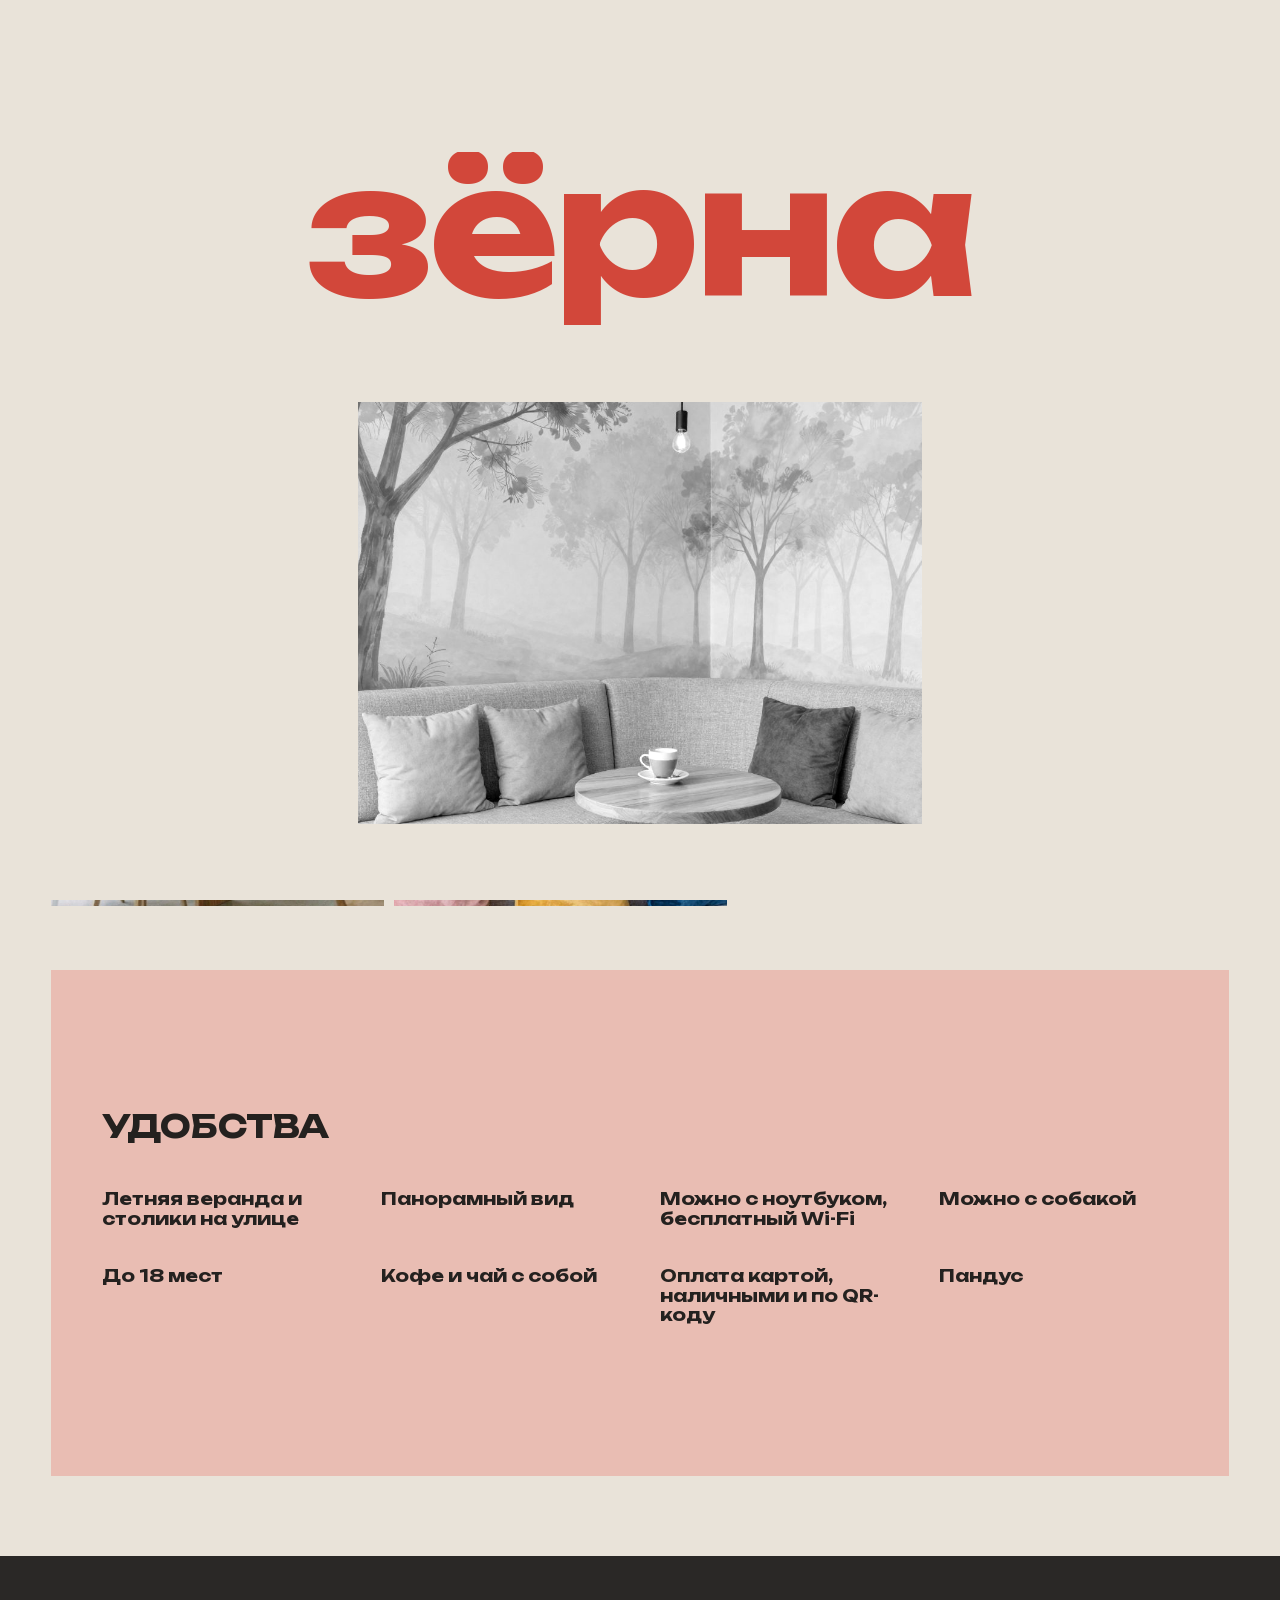
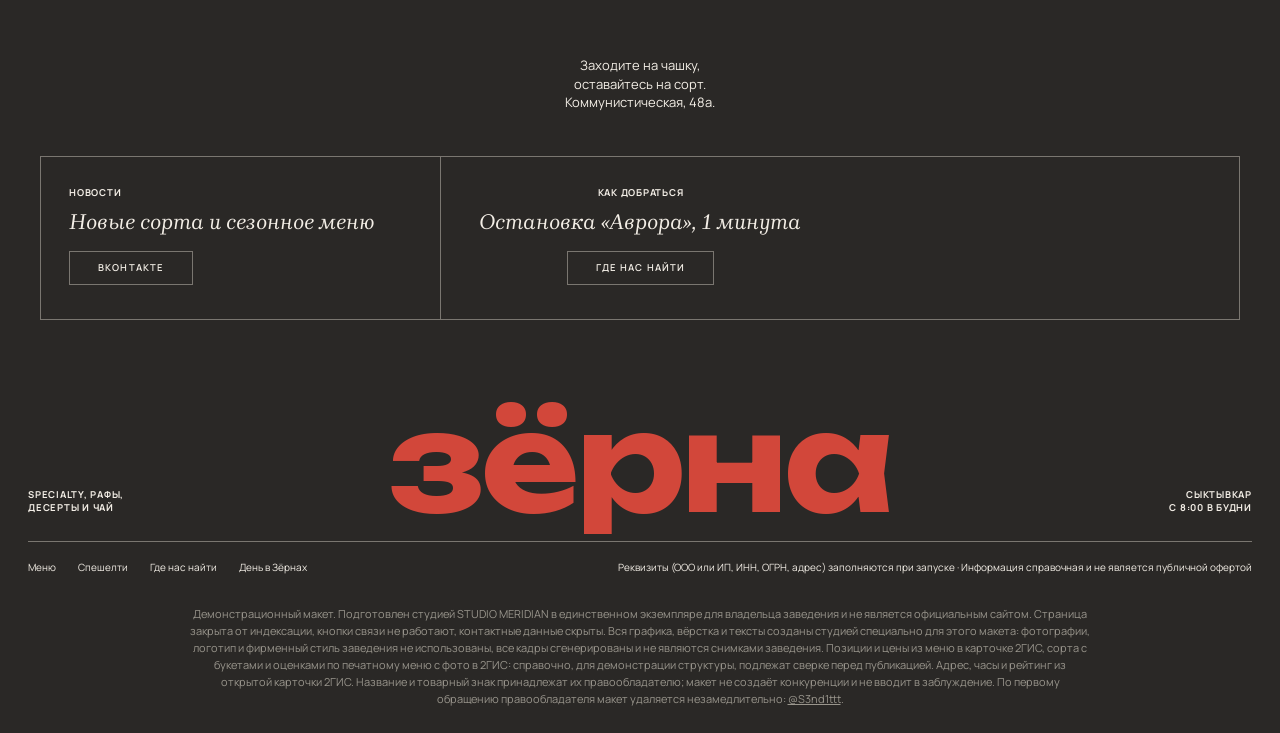
<file: gde/index.html>
<!DOCTYPE html>
<html lang="ru" data-v="2" data-base="../" class="nojs" data-tone="p">
<head>
<meta charset="UTF-8">
<meta name="viewport" content="width=device-width, initial-scale=1, viewport-fit=cover">
<meta name="robots" content="noindex, nofollow">
<title>Где нас найти · Демо-макет сайта · STUDIO MERIDIAN</title>
<meta name="description" content="Кофейня «Зёрна»: Коммунистическая, 48а, Сыктывкар. Пн‑пт с 8:00 до 21:00, сб и вс с 10:00 до 21:00.">
<meta name="theme-color" content="#2A2826">
<meta property="og:type" content="website">
<meta property="og:title" content="Демо-макет сайта · STUDIO MERIDIAN">
<meta property="og:description" content="Кофейня «Зёрна»: Коммунистическая, 48а, Сыктывкар. Пн‑пт с 8:00 до 21:00, сб и вс с 10:00 до 21:00.">
<meta property="og:url" content="https://zerna.meridianstud.ru/gde/">
<meta property="og:image" content="https://zerna.meridianstud.ru/img/og.jpg?v=2">
<link rel="icon" href="data:image/svg+xml,%3Csvg xmlns='http://www.w3.org/2000/svg' viewBox='0 0 40 40'%3E%3Crect width='40' height='40' rx='9' fill='%232A2826'/%3E%3Cellipse cx='20' cy='20' rx='8' ry='12' transform='rotate(28 20 20)' fill='%23D2473A'/%3E%3Cpath d='M16 10c4 5 3 14 8 19' fill='none' stroke='%232A2826' stroke-width='2'/%3E%3C/svg%3E">
<link rel="preload" href="../fonts/unbounded-cyrillic.woff2" as="font" type="font/woff2" crossorigin>
<link rel="preload" href="../fonts/manrope.woff2" as="font" type="font/woff2" crossorigin>
<link rel="stylesheet" href="../skin.css?v=855cb3a8">
<link rel="stylesheet" href="../venue.css?v=3ebb186e">
<noscript><style>.curtain{display:none}</style></noscript>
</head>
<body>
<p class="demo-strip">Демо-макет студии MERIDIAN · не является официальным сайтом заведения</p>
<div class="curtain" aria-hidden="true"><p class="wm"><span style="--i:0">з</span><span style="--i:1">ё</span><span style="--i:2">р</span><span style="--i:3">н</span><span style="--i:4">а</span></p><div class="pic"><div class="pi"><img src="../img/h-mural.jpg?v=2" alt="" decoding="async" width="1152" height="768"></div></div></div>
<div class="veil" aria-hidden="true"></div>
<header class="top">
  <nav class="nav" aria-label="Разделы"><a href="../menu/">Меню</a><a href="../#sorta">Спешелти</a><a href="../gde/" aria-current="page">Где нас найти</a><a href="../den/">День в Зёрнах</a></nav>
  <button class="burger" type="button" aria-expanded="false" aria-controls="menu">Меню</button>
  <a class="logo" href="../" aria-label="Зёрна, на главную"><svg class="lamp" viewBox="0 0 40 40" aria-hidden="true"><circle cx="20" cy="20" r="18" fill="none" stroke="currentColor" stroke-width="1.4"/><ellipse cx="20" cy="20" rx="7.5" ry="11" transform="rotate(28 20 20)" fill="none" stroke="currentColor" stroke-width="1.6"/><path d="M16.5 11c4 4.5 2.5 13.5 7 18" fill="none" stroke="currentColor" stroke-width="1.6"/></svg><span>зёрна</span></a>
  <div class="right"><span class="now" data-now></span><button type="button" data-hint="В рабочей версии здесь ваш телефон или кнопка «Написать во ВКонтакте».">Связаться</button></div>
</header>
<div class="menu" id="menu" hidden><nav aria-label="Меню"><a href="../menu/">Меню</a><a href="../#sorta">Спешелти</a><a href="../gde/" aria-current="page">Где нас найти</a><a href="../den/">День в Зёрнах</a></nav></div>
<main class="spots-p" data-bg="p">

  <section class="mh"><p class="kick">Сыктывкар, центр</p><h1 class="cap l rv"><span class="ln"><span>Где нас</span></span><span class="ln"><span>найти</span></span></h1></section>
  <article class="spot" id="kom">
    <div class="sp2"><figure class="px"><img src="../img/z-hall.jpg?v=2" alt="Коммунистическая, 48а" loading="lazy" decoding="async" width="960" height="1280"></figure><figure class="px"><img src="../img/z-cushions.jpg?v=2" alt="" loading="lazy" decoding="async" width="704" height="880"></figure></div>
    <div class="si">
      <p class="k">Центр, у остановки «Аврора» · Премия 2ГИС, лучшая кофейня 2026</p>
      <h2 class="cap m">Коммунистическая, 48а</h2>
      <p class="it">Первый этаж, вход с улицы. От остановки «Аврора» одна минута пешком.</p>
      <p class="k">Пн‑пт с 8:00 до 21:00 · сб и вс с 10:00 до 21:00 · <span class="st" data-open="8" data-close="21" data-open-we="10" data-close-we="21"></span></p>
      <p class="k">5.0 в 2ГИС · 354 оценок</p>
      <button class="btn" type="button" data-hint="В рабочей версии кнопка откроет маршрут в 2ГИС или Яндекс Картах.">Маршрут</button>
    </div>
  </article>
  <section class="gives feats"><h2 class="cap m">Удобства</h2><div class="gv"><div><b>Летняя веранда и столики на улице</b></div><div><b>Панорамный вид</b></div><div><b>Можно с ноутбуком, бесплатный Wi-Fi</b></div><div><b>Можно с собакой</b></div><div><b>До 18 мест</b></div><div><b>Кофе и чай с собой</b></div><div><b>Оплата картой, наличными и по QR-коду</b></div><div><b>Пандус</b></div></div></section>
</main>
<footer class="foot" data-bg="g">
  <p class="quote">Заходите на чашку,<br>оставайтесь на сорт.<br>Коммунистическая, 48а.</p>
  <div class="boxes"><div class="box"><p class="k">Новости</p><p class="it">Новые сорта и сезонное меню</p><button class="btn" type="button" data-hint="В рабочей версии здесь ваша группа ВКонтакте.">ВКонтакте</button></div><div class="box"><p class="k">Как добраться</p><p class="it">Остановка «Аврора», 1 минута</p><a class="btn" href="../gde/">Где нас найти</a></div></div>
  <div class="sig"><p class="k">Specialty, рафы,<br>десерты и чай</p><p class="wm" aria-hidden="true">зёрна</p><p class="k r">Сыктывкар<br>с 8:00 в будни</p></div>
  <div class="fine">
    <span><a href="../menu/">Меню</a><a href="../#sorta">Спешелти</a><a href="../gde/">Где нас найти</a><a href="../den/">День в Зёрнах</a></span>
    <span>Реквизиты (ООО или ИП, ИНН, ОГРН, адрес) заполняются при запуске · Информация справочная и не является публичной офертой</span>
  </div>
  <p class="note">Демонстрационный макет. Подготовлен студией STUDIO MERIDIAN в единственном экземпляре для владельца заведения и не является официальным сайтом. Страница закрыта от индексации, кнопки связи не работают, контактные данные скрыты. Вся графика, вёрстка и тексты созданы студией специально для этого макета: фотографии, логотип и фирменный стиль заведения не использованы, все кадры сгенерированы и не являются снимками заведения. Позиции и цены из меню в карточке 2ГИС, сорта с букетами и оценками по печатному меню с фото в 2ГИС: справочно, для демонстрации структуры, подлежат сверке перед публикацией. Адрес, часы и рейтинг из открытой карточки 2ГИС. Название и товарный знак принадлежат их правообладателю; макет не создаёт конкуренции и не вводит в заблуждение. По первому обращению правообладателя макет удаляется незамедлительно: <a href="https://t.me/S3nd1ttt" target="_blank" rel="noopener">@S3nd1ttt</a>.</p>
</footer>
<div class="toast" role="status" aria-live="polite" hidden></div>
<a class="mer-badge" href="https://t.me/S3nd1ttt" target="_blank" rel="noopener">MERIDIAN · Демо</a>
<script src="../skin.js?v=9ecd316b"></script>
</body>
</html>
</file>
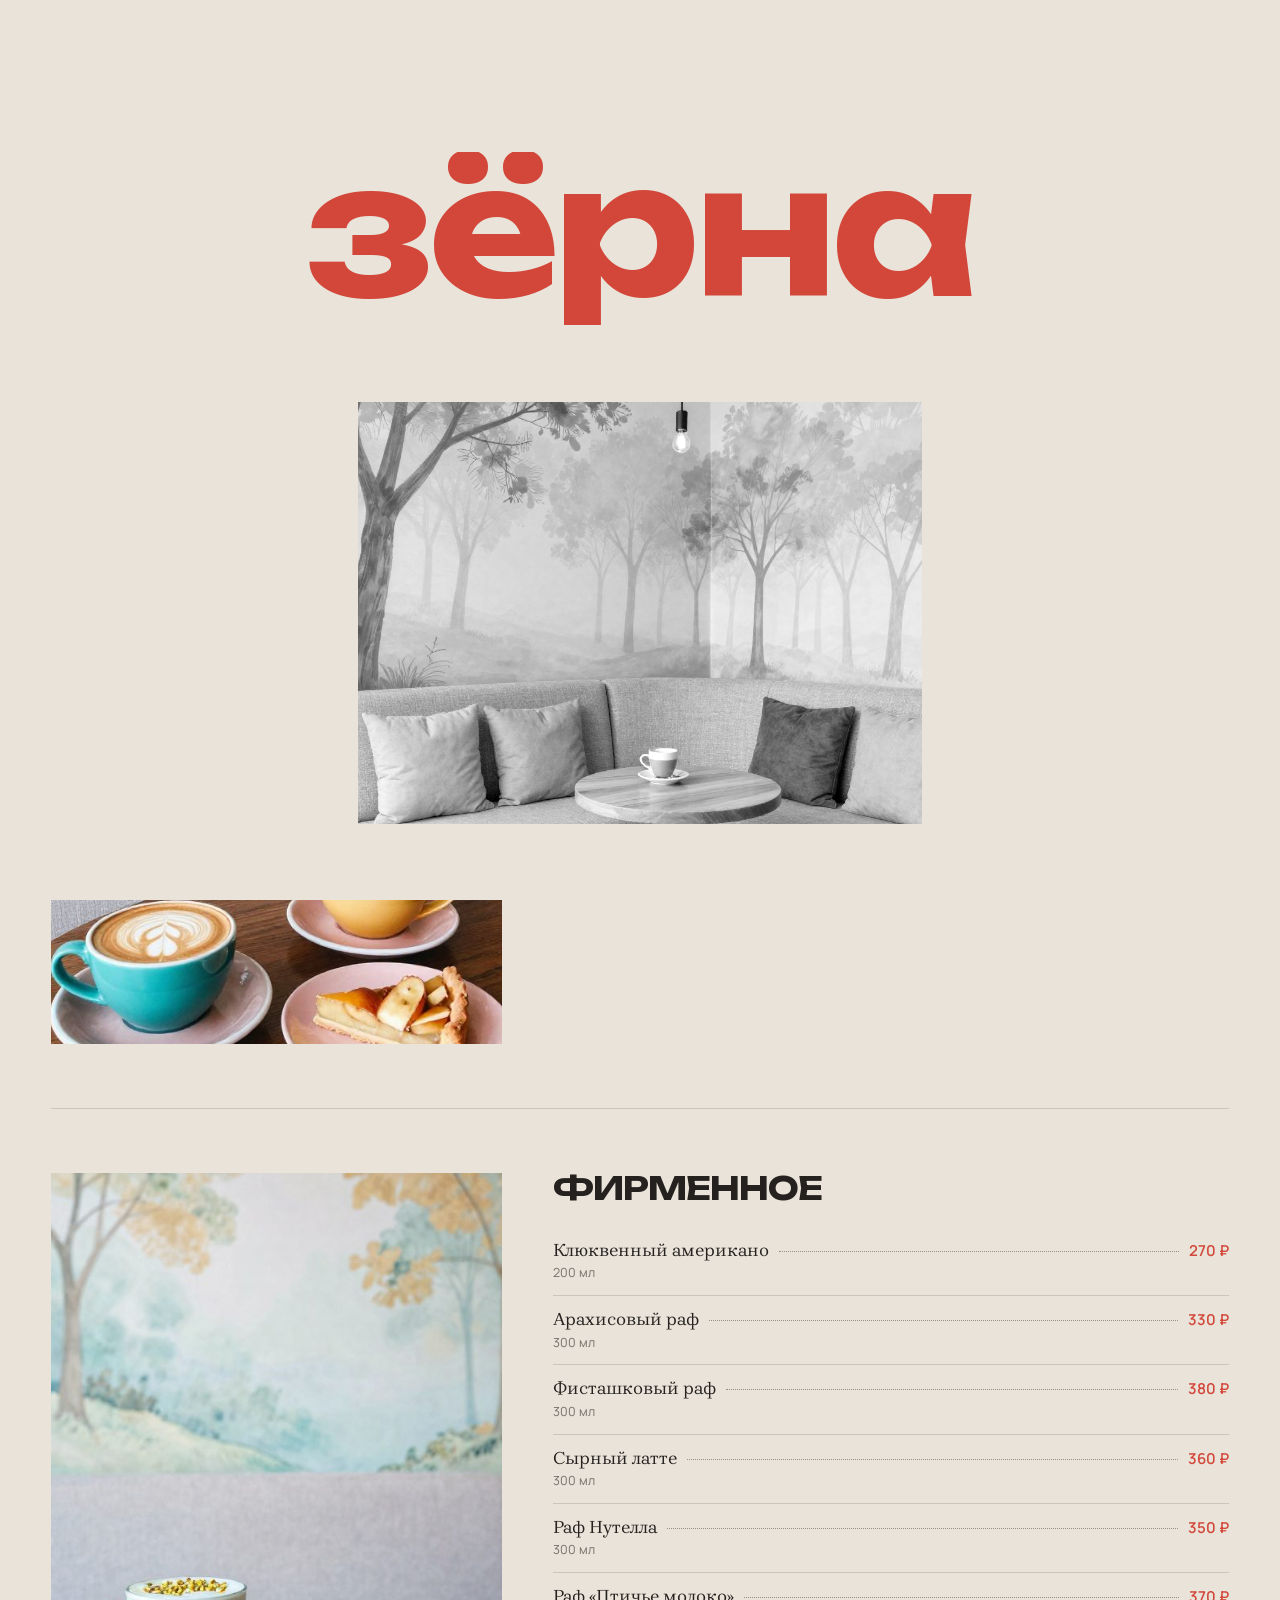
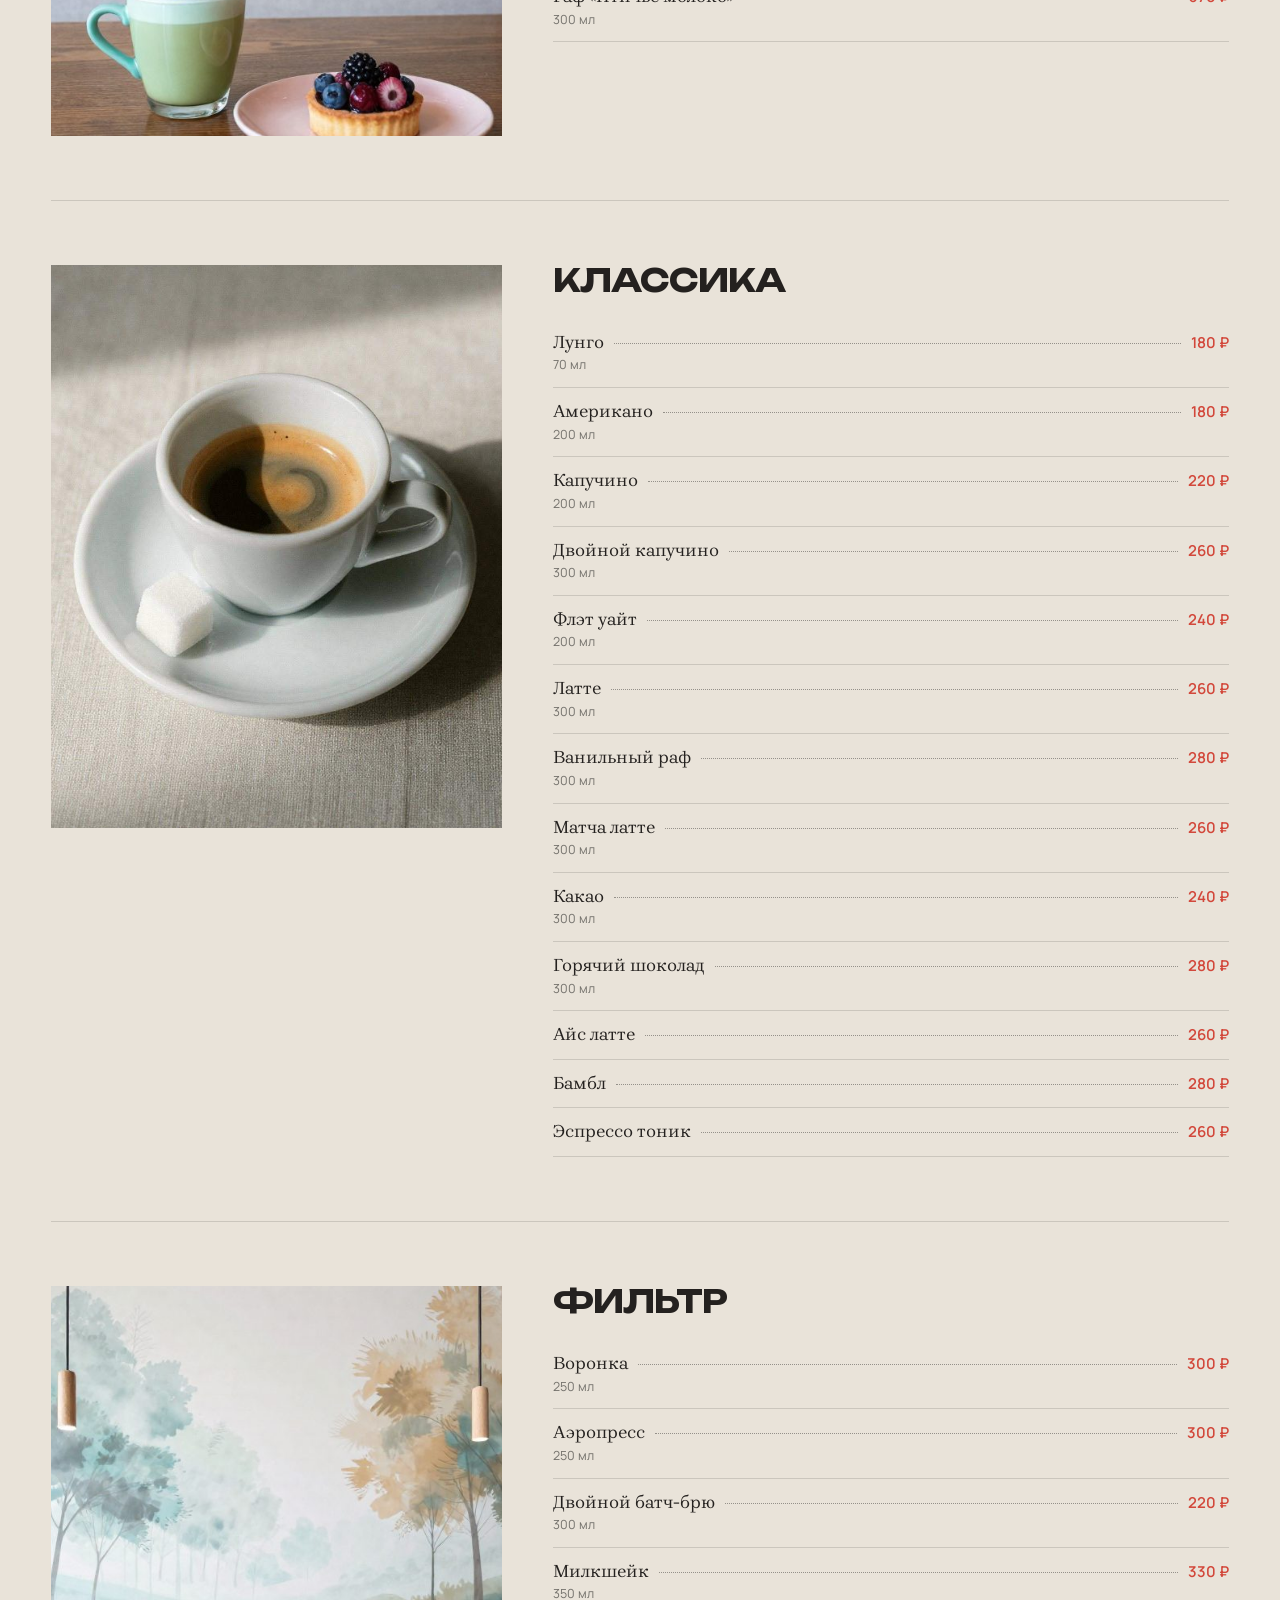
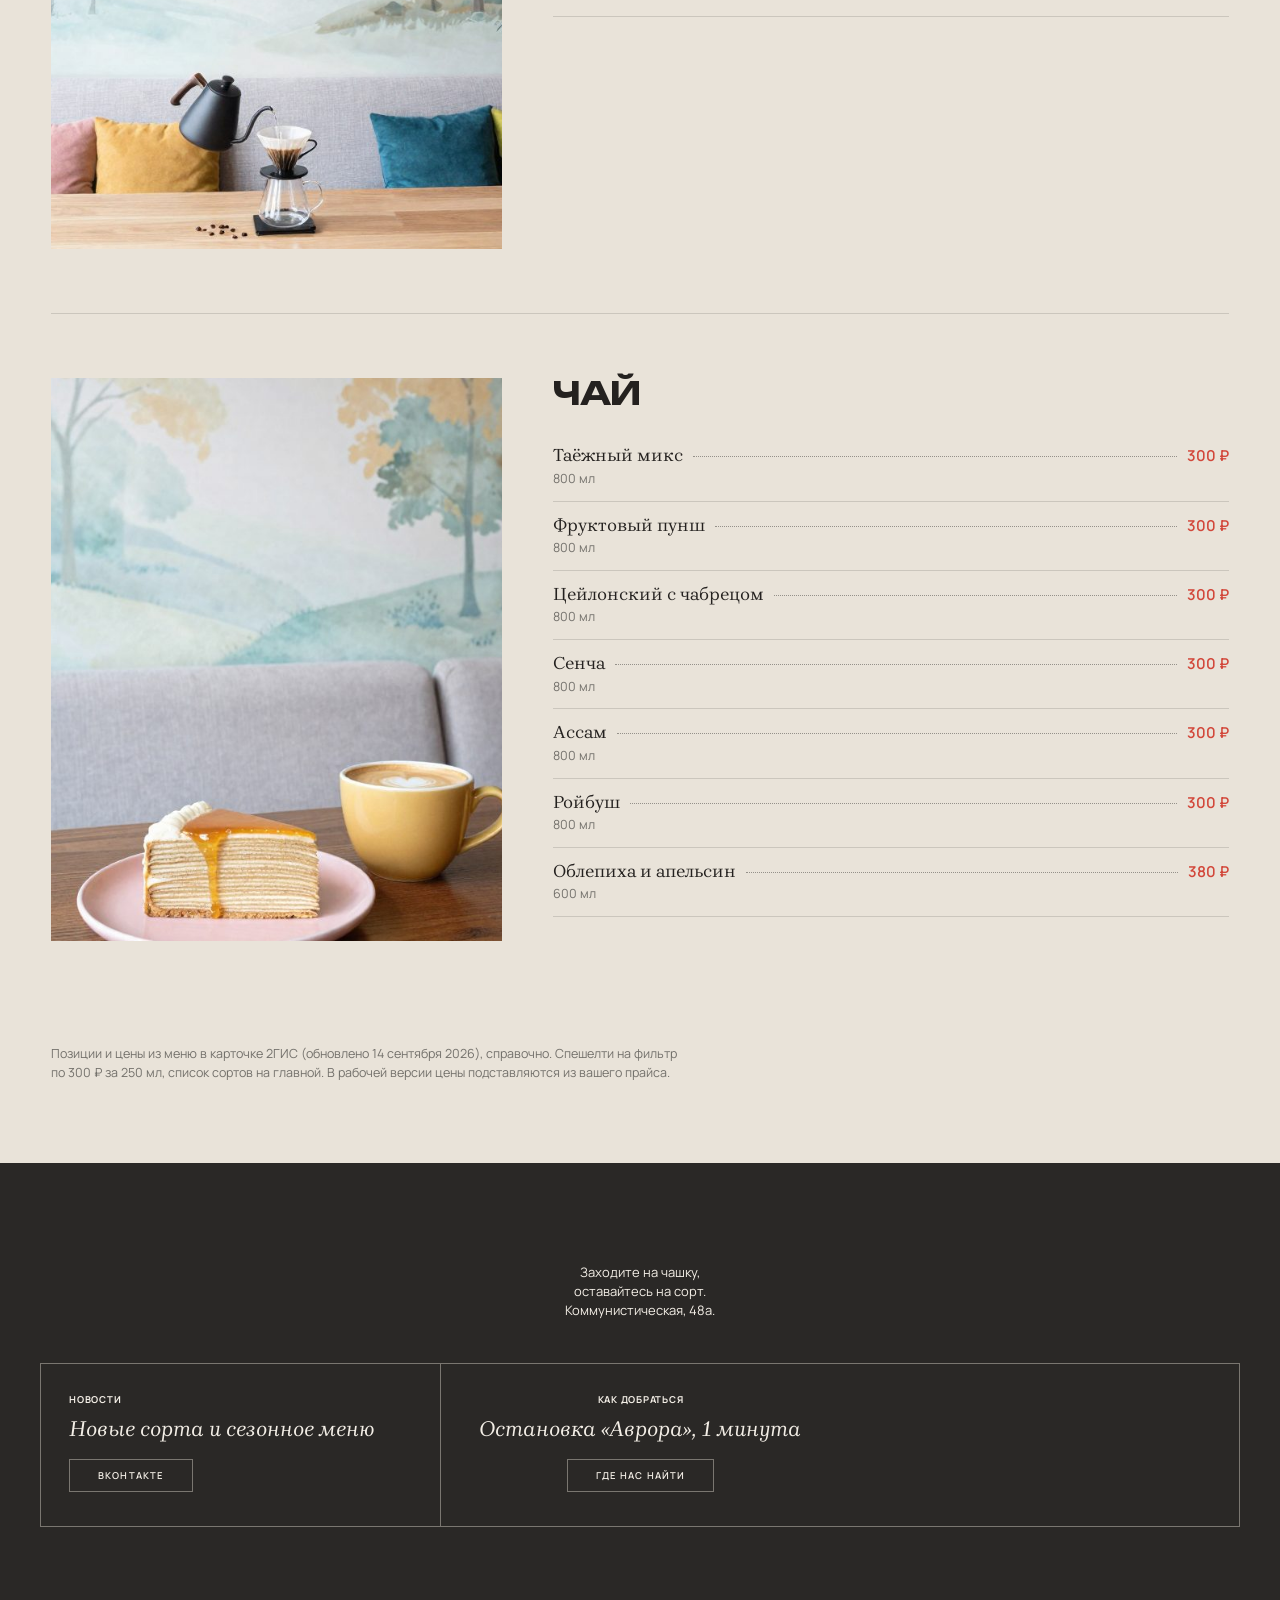
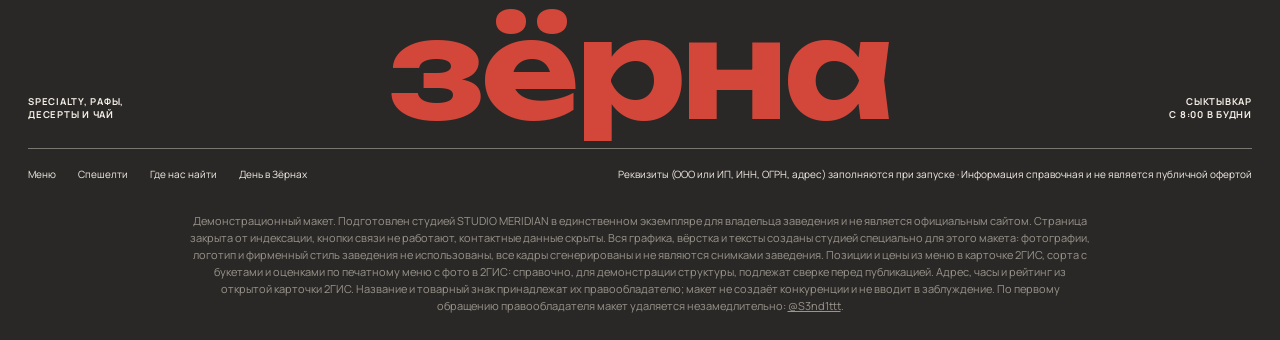
<file: menu/index.html>
<!DOCTYPE html>
<html lang="ru" data-v="2" data-base="../" class="nojs" data-tone="p">
<head>
<meta charset="UTF-8">
<meta name="viewport" content="width=device-width, initial-scale=1, viewport-fit=cover">
<meta name="robots" content="noindex, nofollow">
<title>Меню · Демо-макет сайта · STUDIO MERIDIAN</title>
<meta name="description" content="Меню кофейни «Зёрна»: сезонное, фирменные рафы, классика, фильтр и чай. Цены справочно.">
<meta name="theme-color" content="#2A2826">
<meta property="og:type" content="website">
<meta property="og:title" content="Демо-макет сайта · STUDIO MERIDIAN">
<meta property="og:description" content="Меню кофейни «Зёрна»: сезонное, фирменные рафы, классика, фильтр и чай. Цены справочно.">
<meta property="og:url" content="https://zerna.meridianstud.ru/menu/">
<meta property="og:image" content="https://zerna.meridianstud.ru/img/og.jpg?v=2">
<link rel="icon" href="data:image/svg+xml,%3Csvg xmlns='http://www.w3.org/2000/svg' viewBox='0 0 40 40'%3E%3Crect width='40' height='40' rx='9' fill='%232A2826'/%3E%3Cellipse cx='20' cy='20' rx='8' ry='12' transform='rotate(28 20 20)' fill='%23D2473A'/%3E%3Cpath d='M16 10c4 5 3 14 8 19' fill='none' stroke='%232A2826' stroke-width='2'/%3E%3C/svg%3E">
<link rel="preload" href="../fonts/unbounded-cyrillic.woff2" as="font" type="font/woff2" crossorigin>
<link rel="preload" href="../fonts/manrope.woff2" as="font" type="font/woff2" crossorigin>
<link rel="stylesheet" href="../skin.css?v=855cb3a8">
<link rel="stylesheet" href="../venue.css?v=3ebb186e">
<noscript><style>.curtain{display:none}</style></noscript>
</head>
<body>
<p class="demo-strip">Демо-макет студии MERIDIAN · не является официальным сайтом заведения</p>
<div class="curtain" aria-hidden="true"><p class="wm"><span style="--i:0">з</span><span style="--i:1">ё</span><span style="--i:2">р</span><span style="--i:3">н</span><span style="--i:4">а</span></p><div class="pic"><div class="pi"><img src="../img/h-mural.jpg?v=2" alt="" decoding="async" width="1152" height="768"></div></div></div>
<div class="veil" aria-hidden="true"></div>
<header class="top">
  <nav class="nav" aria-label="Разделы"><a href="../menu/" aria-current="page">Меню</a><a href="../#sorta">Спешелти</a><a href="../gde/">Где нас найти</a><a href="../den/">День в Зёрнах</a></nav>
  <button class="burger" type="button" aria-expanded="false" aria-controls="menu">Меню</button>
  <a class="logo" href="../" aria-label="Зёрна, на главную"><svg class="lamp" viewBox="0 0 40 40" aria-hidden="true"><circle cx="20" cy="20" r="18" fill="none" stroke="currentColor" stroke-width="1.4"/><ellipse cx="20" cy="20" rx="7.5" ry="11" transform="rotate(28 20 20)" fill="none" stroke="currentColor" stroke-width="1.6"/><path d="M16.5 11c4 4.5 2.5 13.5 7 18" fill="none" stroke="currentColor" stroke-width="1.6"/></svg><span>зёрна</span></a>
  <div class="right"><span class="now" data-now></span><button type="button" data-hint="В рабочей версии здесь ваш телефон или кнопка «Написать во ВКонтакте».">Связаться</button></div>
</header>
<div class="menu" id="menu" hidden><nav aria-label="Меню"><a href="../menu/" aria-current="page">Меню</a><a href="../#sorta">Спешелти</a><a href="../gde/">Где нас найти</a><a href="../den/">День в Зёрнах</a></nav></div>
<main class="menu-p" data-bg="p">

  <section class="mh"><p class="kick">Кофе, рафы и чай</p><h1 class="cap l rv"><span class="ln"><span>Меню</span></span></h1><nav class="mtabs" aria-label="Разделы меню"><a href="#sezon">Сезонное</a><a href="#firm">Фирменное</a><a href="#klassika">Классика</a><a href="#filtr">Фильтр</a><a href="#chai">Чай</a></nav></section>
  <section class="mcat" id="sezon"><figure class="px"><img src="../img/z-latte.jpg?v=2" alt="Сезонное" loading="lazy" decoding="async" width="704" height="880"></figure><div><h2 class="cap m">Сезонное</h2><ul class="mlist"><li><span><b>Шотландский яблочный пунш</b></span><i></i><em>300 ₽</em></li><li><span><b>Чай масала</b></span><i></i><em>300 ₽</em></li><li><span><b>Согревающее какао</b></span><i></i><em>320 ₽</em></li><li><span><b>Тыквенный латте</b></span><i></i><em>350 ₽</em></li><li><span><b>Латте «Французский пирог»</b></span><i></i><em>380 ₽</em></li><li><span><b>Апельсиновый батч-брю</b></span><i></i><em>300 ₽</em></li></ul></div></section>
  <section class="mcat" id="firm"><figure class="px"><img src="../img/z-raf.jpg?v=2" alt="Фирменное" loading="lazy" decoding="async" width="704" height="880"></figure><div><h2 class="cap m">Фирменное</h2><ul class="mlist"><li><span><b>Клюквенный американо</b><small>200 мл</small></span><i></i><em>270 ₽</em></li><li><span><b>Арахисовый раф</b><small>300 мл</small></span><i></i><em>330 ₽</em></li><li><span><b>Фисташковый раф</b><small>300 мл</small></span><i></i><em>380 ₽</em></li><li><span><b>Сырный латте</b><small>300 мл</small></span><i></i><em>360 ₽</em></li><li><span><b>Раф Нутелла</b><small>300 мл</small></span><i></i><em>350 ₽</em></li><li><span><b>Раф «Птичье молоко»</b><small>300 мл</small></span><i></i><em>370 ₽</em></li></ul></div></section>
  <section class="mcat" id="klassika"><figure class="px"><img src="../img/z-espresso.jpg?v=2" alt="Классика" loading="lazy" decoding="async" width="1280" height="1280"></figure><div><h2 class="cap m">Классика</h2><ul class="mlist"><li><span><b>Лунго</b><small>70 мл</small></span><i></i><em>180 ₽</em></li><li><span><b>Американо</b><small>200 мл</small></span><i></i><em>180 ₽</em></li><li><span><b>Капучино</b><small>200 мл</small></span><i></i><em>220 ₽</em></li><li><span><b>Двойной капучино</b><small>300 мл</small></span><i></i><em>260 ₽</em></li><li><span><b>Флэт уайт</b><small>200 мл</small></span><i></i><em>240 ₽</em></li><li><span><b>Латте</b><small>300 мл</small></span><i></i><em>260 ₽</em></li><li><span><b>Ванильный раф</b><small>300 мл</small></span><i></i><em>280 ₽</em></li><li><span><b>Матча латте</b><small>300 мл</small></span><i></i><em>260 ₽</em></li><li><span><b>Какао</b><small>300 мл</small></span><i></i><em>240 ₽</em></li><li><span><b>Горячий шоколад</b><small>300 мл</small></span><i></i><em>280 ₽</em></li><li><span><b>Айс латте</b></span><i></i><em>260 ₽</em></li><li><span><b>Бамбл</b></span><i></i><em>280 ₽</em></li><li><span><b>Эспрессо тоник</b></span><i></i><em>260 ₽</em></li></ul></div></section>
  <section class="mcat" id="filtr"><figure class="px"><img src="../img/z-filter.jpg?v=2" alt="Фильтр" loading="lazy" decoding="async" width="704" height="880"></figure><div><h2 class="cap m">Фильтр</h2><ul class="mlist"><li><span><b>Воронка</b><small>250 мл</small></span><i></i><em>300 ₽</em></li><li><span><b>Аэропресс</b><small>250 мл</small></span><i></i><em>300 ₽</em></li><li><span><b>Двойной батч-брю</b><small>300 мл</small></span><i></i><em>220 ₽</em></li><li><span><b>Милкшейк</b><small>350 мл</small></span><i></i><em>330 ₽</em></li></ul></div></section>
  <section class="mcat" id="chai"><figure class="px"><img src="../img/z-cake.jpg?v=2" alt="Чай" loading="lazy" decoding="async" width="704" height="880"></figure><div><h2 class="cap m">Чай</h2><ul class="mlist"><li><span><b>Таёжный микс</b><small>800 мл</small></span><i></i><em>300 ₽</em></li><li><span><b>Фруктовый пунш</b><small>800 мл</small></span><i></i><em>300 ₽</em></li><li><span><b>Цейлонский с чабрецом</b><small>800 мл</small></span><i></i><em>300 ₽</em></li><li><span><b>Сенча</b><small>800 мл</small></span><i></i><em>300 ₽</em></li><li><span><b>Ассам</b><small>800 мл</small></span><i></i><em>300 ₽</em></li><li><span><b>Ройбуш</b><small>800 мл</small></span><i></i><em>300 ₽</em></li><li><span><b>Облепиха и апельсин</b><small>600 мл</small></span><i></i><em>380 ₽</em></li></ul></div></section>
  <p class="mnote">Позиции и цены из меню в карточке 2ГИС (обновлено 14 сентября 2026), справочно. Спешелти на фильтр по 300 ₽ за 250 мл, список сортов на главной. В рабочей версии цены подставляются из вашего прайса.</p>
</main>
<footer class="foot" data-bg="g">
  <p class="quote">Заходите на чашку,<br>оставайтесь на сорт.<br>Коммунистическая, 48а.</p>
  <div class="boxes"><div class="box"><p class="k">Новости</p><p class="it">Новые сорта и сезонное меню</p><button class="btn" type="button" data-hint="В рабочей версии здесь ваша группа ВКонтакте.">ВКонтакте</button></div><div class="box"><p class="k">Как добраться</p><p class="it">Остановка «Аврора», 1 минута</p><a class="btn" href="../gde/">Где нас найти</a></div></div>
  <div class="sig"><p class="k">Specialty, рафы,<br>десерты и чай</p><p class="wm" aria-hidden="true">зёрна</p><p class="k r">Сыктывкар<br>с 8:00 в будни</p></div>
  <div class="fine">
    <span><a href="../menu/">Меню</a><a href="../#sorta">Спешелти</a><a href="../gde/">Где нас найти</a><a href="../den/">День в Зёрнах</a></span>
    <span>Реквизиты (ООО или ИП, ИНН, ОГРН, адрес) заполняются при запуске · Информация справочная и не является публичной офертой</span>
  </div>
  <p class="note">Демонстрационный макет. Подготовлен студией STUDIO MERIDIAN в единственном экземпляре для владельца заведения и не является официальным сайтом. Страница закрыта от индексации, кнопки связи не работают, контактные данные скрыты. Вся графика, вёрстка и тексты созданы студией специально для этого макета: фотографии, логотип и фирменный стиль заведения не использованы, все кадры сгенерированы и не являются снимками заведения. Позиции и цены из меню в карточке 2ГИС, сорта с букетами и оценками по печатному меню с фото в 2ГИС: справочно, для демонстрации структуры, подлежат сверке перед публикацией. Адрес, часы и рейтинг из открытой карточки 2ГИС. Название и товарный знак принадлежат их правообладателю; макет не создаёт конкуренции и не вводит в заблуждение. По первому обращению правообладателя макет удаляется незамедлительно: <a href="https://t.me/S3nd1ttt" target="_blank" rel="noopener">@S3nd1ttt</a>.</p>
</footer>
<div class="toast" role="status" aria-live="polite" hidden></div>
<a class="mer-badge" href="https://t.me/S3nd1ttt" target="_blank" rel="noopener">MERIDIAN · Демо</a>
<script src="../skin.js?v=9ecd316b"></script>
</body>
</html>
</file>
<file: skin.css>
/* DEMOKIT, кожа MAISON: каркас MAISON CAFÉ (шрифты Manrope и Brygada 1918, SIL OFL) для демо реальным заведениям.
   Палитра и шрифты в переменных :root, заведение переопределяет их в своём venue.css. Фон меняется по разделам data-bg. */
@font-face{font-family:'MSans';src:url(fonts/manrope.woff2) format('woff2');font-weight:400 800;font-display:swap}
@font-face{font-family:'MSerif';src:url(fonts/brygada.woff2) format('woff2');font-weight:400 700;font-style:normal;font-display:swap}
@font-face{font-family:'MSerif';src:url(fonts/brygada-italic.woff2) format('woff2');font-weight:400 700;font-style:italic;font-display:swap}

:root{
  --gr:#1E1E1C;--gr2:#282826;--pa:#F1EEE7;--li:#E2DBCC;--kr:#D3BE98;--ink:#171716;--cream:#E9E3D6;--brass:#D9B26F;--acc:var(--brass);--disp:var(--sans);
  --sans:'MSans',system-ui,sans-serif;--serif:'MSerif',Georgia,serif;
  --ease:cubic-bezier(.2,.8,.2,1);--eio:cubic-bezier(.77,0,.175,1);--eo:cubic-bezier(.25,.46,.45,.94);--hd:64px;
}
html{--bg:var(--gr);--fg:var(--cream);--mut:rgba(233,227,214,.58);--line:rgba(233,227,214,.16);--line2:rgba(233,227,214,.42);--tile:#4A5A4F}
html[data-tone=p]{--bg:var(--pa);--fg:var(--ink);--mut:rgba(23,23,22,.56);--line:rgba(23,23,22,.14);--line2:rgba(23,23,22,.4);--tile:#8E8982}
html[data-tone=l]{--bg:var(--li);--fg:var(--ink);--mut:rgba(23,23,22,.56);--line:rgba(23,23,22,.15);--line2:rgba(23,23,22,.4);--tile:#8E8982}
html[data-tone=k]{--bg:var(--kr);--fg:var(--ink);--mut:rgba(23,23,22,.6);--line:rgba(23,23,22,.18);--line2:rgba(23,23,22,.45);--tile:#8E8475}
html.en .ru,html:not(.en) .en{display:none}
*,*::before,*::after{box-sizing:border-box}
html,body{overflow-x:clip}
body{margin:0;background:var(--bg);color:var(--fg);font:400 15px/1.5 var(--sans);-webkit-font-smoothing:antialiased;transition:background-color .8s var(--ease),color .8s var(--ease)}
img,video{display:block;max-width:100%;height:auto}
a{color:inherit;text-decoration:none}
button,input{font:inherit;color:inherit}
button{background:none;border:0;padding:0;cursor:pointer}
figure{margin:0}
p{margin:0}
h1{margin:0;font:inherit}
.vh{position:absolute;width:1px;height:1px;overflow:hidden;clip:rect(0 0 0 0);white-space:nowrap}
:focus-visible{outline:1px solid currentColor;outline-offset:3px}

/* ── шрифтовые роли ── */
.cap{font:800 18px/.88 var(--disp);text-transform:uppercase;letter-spacing:-.035em;margin:0}
.cap.xl{font-size:clamp(56px,8.6vw,136px)}
.cap.l{font-size:clamp(40px,5.2vw,82px)}
.cap.m{font-size:clamp(24px,2.5vw,38px);line-height:.94;letter-spacing:-.03em}
.cap.s{font-size:15px;line-height:1.05;letter-spacing:-.01em}
.cap.s2{font-size:clamp(22px,2vw,28px);line-height:.95;letter-spacing:-.02em}
.kick{font:400 20px/1.2 var(--serif);margin-bottom:14px;letter-spacing:-.01em}
.lead{font-size:14px;line-height:1.5;margin-top:28px}
.k{font:700 9.5px/1.35 var(--sans);text-transform:uppercase;letter-spacing:.08em}
.btn{display:inline-block;border:1px solid var(--line2);padding:11px 28px;font:600 9.5px/1 var(--sans);text-transform:uppercase;letter-spacing:.12em;transition:background .3s,color .3s,border-color .3s}
.btn:hover{background:var(--fg);color:var(--bg);border-color:var(--fg)}

/* ── проявление заголовков по строкам (маска) и мягкое появление ── */
.ln{display:block;overflow:hidden;padding-bottom:.13em;margin-bottom:-.13em}
.ln>span{display:block;transform:translateY(108%);transition:transform 1.1s var(--ease)}
.ln:nth-child(2)>span{transition-delay:.09s}.ln:nth-child(3)>span{transition-delay:.18s}
.rv.in .ln>span{transform:none}
.rv-f{opacity:0;transform:translateY(16px);transition:opacity 1s var(--ease) .25s,transform 1s var(--ease) .25s}
.rv-f.in{opacity:1;transform:none}
html.nojs .ln>span,html.nojs .rv-f{transform:none;opacity:1}

/* ── шторка-загрузчик: знак, снизу поднимается кадр, потом шторка уходит вверх ── */
.curtain{position:fixed;inset:0;z-index:200;background:var(--pa);color:var(--ink);display:flex;flex-direction:column;align-items:center;justify-content:center;overflow:hidden;transition:transform 1.1s var(--eio)}
.curtain .wm{font:500 clamp(84px,14vw,230px)/.86 var(--serif);letter-spacing:-.045em;position:relative;z-index:2;overflow:hidden;padding:0 .04em .12em;white-space:nowrap}
.curtain .wm span{display:inline-block;transform:translateY(110%);transition:transform 1.25s var(--eio) calc(var(--i) * 45ms)}
.curtain .pic{width:min(44vw,620px);aspect-ratio:4/3;overflow:hidden;margin-top:-.1em;transform:translateY(80vh);transition:transform 1.6s var(--eio) .2s}
.curtain .pi{width:100%;height:100%;transform:translateY(-10%) scale(1.1);transition:transform 1.6s var(--eio) .2s}
.curtain .pic img{width:100%;height:100%;object-fit:cover;filter:grayscale(1) contrast(1.05)}
html.c1 .curtain .wm span{transform:none}
html.c1 .curtain .pic{transform:translateY(18%)}
html.c1 .curtain .pi{transform:translateY(0) scale(1.1)}
html.c2 .curtain{transform:translateY(-100%)}
html.c2 .curtain .pi{transform:translateY(40%) scale(1.2)}
html.quick .curtain{background:var(--gr);color:var(--cream);transition-duration:.8s}
html.quick .curtain .pic{display:none}
html.quick .curtain .wm span{transition-duration:.7s;transition-delay:calc(var(--i) * 18ms)}
html.c3 .curtain{display:none}
/* шторка между страницами: графит опускается сверху, новая страница открывается из-под неё */
.veil{position:fixed;inset:0;z-index:190;background:var(--gr);transform:translateY(-100%);transition:transform .75s var(--eio);pointer-events:none}
html.leaving .veil{transform:none}

/* ── шапка ── */
.top{position:sticky;top:0;z-index:50;height:var(--hd);display:grid;grid-template-columns:1fr auto 1fr;align-items:center;padding:0 28px;background:var(--bg);border-bottom:1px solid var(--line);transition:background-color .8s var(--ease),transform .5s cubic-bezier(.455,.03,.515,.955)}
html.hd-up .top{transform:translateY(-101%)}
.nav{display:flex;gap:22px;font-size:11.5px}
.nav a{position:relative;padding:4px 0}
.nav a::after{content:'';position:absolute;left:50%;bottom:-3px;height:1px;width:0;background:currentColor;transform:translateX(-50%);transition:width .5s cubic-bezier(.455,.03,.515,.955)}
.nav a:hover::after{width:100%}
.nav a[aria-current]::after{width:14px}
.nav a[aria-current]:hover::after{width:100%}
.logo{font:500 33px/1 var(--serif);letter-spacing:-.035em;white-space:nowrap}
.right{display:flex;justify-content:flex-end;align-items:center;gap:18px;font-size:11.5px;white-space:nowrap}
.langs{display:flex;gap:9px}
.langs button{color:var(--mut)}
.langs button[aria-pressed=true]{color:var(--fg)}
.burger{display:none;font-size:11.5px;justify-self:start}
.menu{position:fixed;inset:var(--hd) 0 0;z-index:49;background:var(--bg);padding:30px 24px}
.menu nav{display:flex;flex-direction:column;gap:6px}
.menu a{font:800 34px/1.05 var(--sans);text-transform:uppercase;letter-spacing:-.03em}

/* ── первый экран ── */
.hero{min-height:calc(100svh - var(--hd));display:flex;flex-direction:column;align-items:center;justify-content:center;text-align:center;padding:60px 24px 90px}
.hero .lead{max-width:520px}
.hero .btn{margin-top:30px}

/* ── пара видео: растёт по прокрутке ── */
.duo{height:190vh;--k:0}
.duo .stick{position:sticky;top:var(--hd);height:calc(100svh - var(--hd));display:grid;place-items:center}
.duo .pair{display:grid;grid-template-columns:1fr 1fr;width:calc(54vw + 36vw * var(--k));max-width:calc((100svh - var(--hd) - 60px) * 1.7)}
.duo figure{aspect-ratio:5/6;overflow:hidden;background:var(--gr2)}
.duo img,.duo video{width:100%;height:100%;object-fit:cover}

/* ── линейки и сетка пачек ── */
.ranges{padding:130px 24px 120px;text-align:center}
.grid{display:grid;grid-template-columns:repeat(3,1fr);gap:22px;max-width:1260px;margin:56px auto 50px;text-align:left}
.card{display:block}
.card .ph{position:relative;display:block;aspect-ratio:4/5;overflow:hidden;background:var(--tile)}
.card .ph img{position:absolute;inset:0;width:100%;height:100%;object-fit:cover;transition:opacity .6s var(--ease),transform 1.2s var(--ease)}
.card .ph .alt{opacity:0}
.card:hover .ph .alt{opacity:1}
.card:hover .ph img{transform:scale(1.025)}
.card .meta{display:grid;grid-template-columns:1fr auto;gap:2px 12px;padding:14px 0 6px}
.card .meta b{font:800 12.5px/1.2 var(--sans);text-transform:uppercase;letter-spacing:-.01em}
.card .meta .pr{position:relative;font-size:10.5px;padding-bottom:2px;align-self:start}
.card .meta .pr::after{content:'';position:absolute;left:0;right:0;bottom:0;height:1px;background:currentColor;transform:scaleX(0);transform-origin:left;transition:transform .5s cubic-bezier(.455,.03,.515,.955)}
.card:hover .meta .pr::after{transform:scaleX(1)}
.card .meta small{grid-column:1/-1;font-size:11px;color:var(--mut)}
.card[hidden]{display:none}
.tabs{display:flex;flex-wrap:wrap;justify-content:center;gap:8px;margin-top:36px}
.tabs button{border:1px solid var(--line);padding:9px 16px;font:600 9.5px/1 var(--sans);text-transform:uppercase;letter-spacing:.1em}
.tabs button[aria-pressed=true]{background:var(--fg);color:var(--bg);border-color:var(--fg)}
.shop .grid{margin-top:40px}
.banner{padding:140px 24px;text-align:center}
.banner .lead{max-width:460px;margin:26px auto 0}

/* ── парящий коллаж ── */
.collage{position:relative;padding:40px 0 120px}
.fl{position:relative;height:150vh;max-width:1400px;margin:0 auto}
.fl figure{position:absolute;overflow:hidden;background:var(--gr2);will-change:transform}
.fl img{width:100%;height:100%;object-fit:cover}
.fl .c0{left:50%;top:6vh;width:min(36vw,520px);aspect-ratio:3/4;margin-left:calc(min(36vw,520px) / -2);z-index:1}
.fl .c1{left:12%;top:26vh;width:11vw;aspect-ratio:4/5;z-index:2}
.fl .c2{right:13%;top:12vh;width:10vw;aspect-ratio:3/4}
.fl .c3{left:23%;top:96vh;width:10vw;aspect-ratio:1;z-index:2}
.fl .c4{right:22%;top:104vh;width:11vw;aspect-ratio:1;z-index:2}
.fl .c5{left:6%;top:70vh;width:9vw;aspect-ratio:1}
.collage .say{text-align:center;padding:0 24px;margin-top:-8vh;position:relative;z-index:3}
.collage .say .btn{margin-top:30px}

/* ── обжарка во всю ширину ── */
.roast .wide{height:100svh;overflow:hidden;background:var(--gr2)}
.roast .wide img,.roast .wide video{width:100%;height:100%;object-fit:cover;transform:scale(var(--z,1.12));will-change:transform}

/* ── кофейни на главной ── */
.stores{padding:120px 24px 110px;text-align:center}
.rows{max-width:1400px;margin:44px auto 40px;border-top:1px solid var(--line);text-align:left}
.ex{border-bottom:1px solid var(--line);transition:background .4s}
.ex.open{background:rgba(255,255,255,.05)}
.row{display:grid;grid-template-columns:auto 1fr auto;align-items:baseline;gap:16px;width:100%;text-align:left;padding:22px 18px 18px;transition:padding .5s var(--ease)}
.row b{font:800 clamp(24px,3.6vw,54px)/.95 var(--sans);letter-spacing:-.035em;text-transform:uppercase}
.row .ad{font:400 clamp(13px,1.5vw,22px)/1.2 var(--serif);color:var(--mut)}
.row .more{display:flex;align-items:center;gap:10px;font:600 9px/1 var(--sans);text-transform:uppercase;letter-spacing:.1em;opacity:.55;transition:opacity .3s}
.row .more svg{width:22px;height:22px;border-radius:50%;transition:transform .5s var(--ease),background .5s,color .5s}
.row:hover{padding-left:28px}
.row:hover .more,.ex.open .more{opacity:1}
.row:hover .more svg{background:var(--fg);color:var(--bg)}
.ex.open .more svg{transform:rotate(45deg)}
.exb{display:grid;grid-template-rows:0fr;transition:grid-template-rows .9s cubic-bezier(.645,.045,.355,1)}
.ex.open .exb{grid-template-rows:1fr}
.exi{overflow:hidden}
.drag{display:flex;gap:16px;overflow-x:auto;scrollbar-width:none;padding:6px 18px 40px;cursor:grab;user-select:none;-webkit-user-select:none}
.drag::-webkit-scrollbar{display:none}
.drag.grabbing{cursor:grabbing}
.drag figure{flex:0 0 min(22vw,300px);aspect-ratio:2/3;overflow:hidden;background:var(--gr2)}
.drag img{width:100%;height:100%;object-fit:cover;pointer-events:none}
.drag .info{flex:0 0 260px;display:flex;flex-direction:column;justify-content:flex-end;gap:14px;padding:0 10px}
.drag .info .it{font:italic 400 22px/1.2 var(--serif)}
.drag .info .k{color:var(--mut)}
.drag .info .btn{align-self:flex-start}

/* ── плейлист: курсивная бегущая строка, обложка у курсора ── */
.playlist{padding:110px 0 120px;text-align:center;position:relative}
.mqs{margin:40px 0 44px}
.mq{overflow:hidden;white-space:nowrap}
.mqi{display:inline-block;font:italic 400 max(36px,5.4vw)/1.2 var(--serif);letter-spacing:-.02em;animation:mq 90s linear infinite}
.mq.rev .mqi{animation-direction:reverse;animation-duration:110s}
.mqs:hover .mqi{animation-play-state:paused}
.tr{padding:0 .12em;transition:color .3s}
.mqs:hover .tr{color:var(--mut)}
.mqs .tr:hover{color:var(--fg)}
@keyframes mq{to{transform:translateX(-50%)}}
.cover{position:fixed;left:0;top:0;width:200px;aspect-ratio:1;pointer-events:none;z-index:40;opacity:0;transform:translate(-50%,-50%) scale(.85);transition:opacity .25s,transform .35s var(--ease)}
.cover.on{opacity:1;transform:translate(-50%,-50%) scale(1)}
.cover img{width:100%;height:100%;object-fit:cover;box-shadow:0 18px 40px rgba(0,0,0,.35)}
.pl-note{margin-top:14px;font-size:12px;color:var(--mut)}

/* ── подвал ── */
.foot{background:var(--gr);color:var(--cream);--mut:rgba(233,227,214,.58);--line:rgba(233,227,214,.16);--line2:rgba(233,227,214,.42);padding:100px 28px 26px}
.foot .quote{text-align:center;font-size:13px;line-height:1.45}
.boxes{display:grid;grid-template-columns:repeat(3,1fr);max-width:1200px;margin:44px auto 90px;border:1px solid var(--line2)}
.box{padding:30px 28px 34px;display:flex;flex-direction:column;align-items:center;text-align:center;gap:10px}
.box+.box{border-left:1px solid var(--line2)}
.box:first-child{align-items:flex-start;text-align:left}
.box .it{font:italic 400 22px/1.15 var(--serif);margin-bottom:6px}
.mail{display:flex;width:min(260px,100%);border-bottom:1px solid var(--line2)}
.mail input{flex:1;min-width:0;background:none;border:0;padding:8px 0;font-size:12px;outline:0}
.mail input::placeholder{color:var(--mut)}
.mail button{padding:0 4px}
.said{font-size:11px;color:var(--mut)}
.foot .btn:hover{background:var(--cream);color:var(--gr);border-color:var(--cream)}
.sig{display:grid;grid-template-columns:1fr auto 1fr;align-items:end;max-width:1400px;margin:0 auto;padding-bottom:26px;border-bottom:1px solid var(--line2)}
.sig .wm{font:500 clamp(70px,10.5vw,168px)/.78 var(--serif);letter-spacing:-.05em;white-space:nowrap}
.sig .r{text-align:right}
.fine{display:flex;justify-content:space-between;gap:20px;flex-wrap:wrap;max-width:1400px;margin:18px auto 0;font-size:10px}
.fine span:first-child{display:flex;gap:22px}
.fine a:hover{text-decoration:underline}
.foot .note{max-width:1400px;margin:22px auto 0;font-size:10.5px;line-height:1.5;color:var(--mut)}
.foot .note a{text-decoration:underline}

/* ── корзина ── */
.cart{position:fixed;inset:0;z-index:120;background:rgba(10,10,9,.42);opacity:0;visibility:hidden;transition:opacity .4s,visibility .4s}
.cart.open{opacity:1;visibility:visible}
.cart .panel{position:absolute;top:0;right:0;bottom:0;width:min(440px,100%);background:var(--pa);color:var(--ink);display:flex;flex-direction:column;transform:translateX(100%);transition:transform .6s var(--ease)}
.cart.open .panel{transform:none}
.cart .hd{display:flex;justify-content:space-between;align-items:center;padding:0 24px;height:var(--hd);border-bottom:1px solid rgba(23,23,22,.14)}
.cart .x{font-size:11.5px}
.cart .body{flex:1;overflow:auto;padding:22px 24px}
.cart ul{list-style:none;margin:0;padding:0}
.cart li{display:grid;grid-template-columns:72px 1fr auto;gap:14px;align-items:center;padding:12px 0;border-bottom:1px solid rgba(23,23,22,.12)}
.cart li img{width:72px;aspect-ratio:4/5;object-fit:cover;background:#8E8982}
.cart li b{display:block;font:800 12px/1.2 var(--sans);text-transform:uppercase}
.cart li small{display:block;font-size:11px;color:rgba(23,23,22,.6);margin-top:3px}
.cart .q{display:flex;align-items:center;gap:10px;font-size:12px}
.cart .q button{width:22px;height:22px;border:1px solid rgba(23,23,22,.3)}
.cart .sum{display:flex;justify-content:space-between;margin:20px 0;font:800 13px/1 var(--sans);text-transform:uppercase}
.cart .go{display:block;text-align:center;background:var(--ink);color:var(--pa);padding:15px;font:600 10px/1 var(--sans);text-transform:uppercase;letter-spacing:.12em}
.cart .fine2{margin-top:12px;font-size:11px;color:rgba(23,23,22,.6)}
.cart .empty{text-align:center;padding-top:60px}
.cart .empty p{font:italic 400 22px/1.2 var(--serif);margin-bottom:22px}
.cart .empty .btn{border-color:rgba(23,23,22,.4)}

/* ── страница товара ── */
.pdp .buy{display:grid;grid-template-columns:minmax(0,1.62fr) minmax(320px,1fr);border-bottom:1px solid var(--line)}
.pics{display:grid;grid-template-columns:1.62fr 1fr}
.pics figure{overflow:hidden;background:var(--tile)}
.pics .a{grid-column:1/-1;aspect-ratio:1/1.02}
.pics .b,.pics .c{aspect-ratio:1/1}
.pics .c{aspect-ratio:auto}
.pics img{width:100%;height:100%;object-fit:cover}
.panel{border-left:1px solid var(--line)}
.panel .in{position:sticky;top:var(--hd);padding:36px 40px 44px}
.panel .k{color:var(--mut)}
.panel h1{margin-top:10px}
.notes{font:italic 400 15px/1.35 var(--serif);margin-top:12px}
.price{font-size:13px;margin-top:14px}
.opt{margin-top:22px}
.seg{display:flex;flex-wrap:wrap;gap:6px;margin-top:8px}
.seg button{border:1px solid var(--line);padding:8px 12px;font-size:11px}
.seg button[aria-pressed=true]{border-color:var(--fg)}
.addrow{display:grid;grid-template-columns:auto 1fr;gap:8px;margin-top:24px}
.qty{display:flex;align-items:center;border:1px solid var(--line2)}
.qty button{width:34px;height:40px}
.qty span{min-width:20px;text-align:center;font-size:12px}
.add{background:var(--fg);color:var(--bg);font:600 9.5px/1 var(--sans);text-transform:uppercase;letter-spacing:.12em;transition:opacity .3s}
.add:hover{opacity:.85}
.add.done{opacity:.6}
.pts{list-style:none;padding:0;margin:24px 0 30px}
.panel dl{margin:0}
.panel dl div{display:grid;grid-template-columns:110px 1fr;gap:14px;padding:16px 0;border-top:1px solid var(--line2)}
.panel dt{font:800 9px/1.4 var(--sans);text-transform:uppercase;letter-spacing:.06em}
.panel dd{margin:0;font-size:11.5px;line-height:1.45}
.act{display:grid;grid-template-columns:minmax(0,1.62fr) minmax(320px,1fr);border-bottom:1px solid var(--line)}
.act .cell{border-bottom:1px solid var(--line)}
.act .cell:nth-child(odd){border-right:1px solid var(--line)}
.act .circ{display:grid;place-items:center;padding:60px}
.act .circ .px{width:min(30vw,380px);aspect-ratio:1;border-radius:50%;background:var(--tile)}
.act .txt{padding:46px 40px;display:flex;flex-direction:column;justify-content:center;gap:18px}
.act .txt.c{align-items:center;text-align:center}
.act .wide2{min-height:44vh;position:relative;background:var(--tile)}
.act .wide2 .px{position:absolute;inset:0}
.act .sm{font-size:12px;max-width:260px;color:var(--mut)}
.sign{width:90px;height:52px}
.ranges.more{padding-top:110px}

/* ── кофейни: список и своя карта ── */
.find{display:grid;grid-template-columns:400px 1fr;height:calc(100svh - var(--hd))}
.find .list{padding:30px 28px;overflow:auto;border-right:1px solid var(--line)}
.find .q{width:100%;border:1px solid var(--line2);background:none;padding:12px 14px;font-size:11px;letter-spacing:.06em;text-transform:uppercase;outline:0}
.find .q::placeholder{color:var(--mut)}
.spots{list-style:none;margin:20px 0 0;padding:0}
.spots button{display:block;width:100%;text-align:left;padding:18px 0;border-bottom:1px solid var(--line)}
.spots b{display:block;font:800 13px/1.2 var(--sans);text-transform:uppercase;letter-spacing:-.01em}
.spots .ad{display:block;font:400 13px/1.3 var(--serif);margin:6px 0 4px}
.spots .k{color:var(--mut)}
.spots button[aria-current] b{text-decoration:underline;text-underline-offset:4px}
.mapbox{position:relative;overflow:hidden;background:#DCD5C6;touch-action:none;cursor:grab}
.mapbox.grab{cursor:grabbing}
.mapbox .layer{position:absolute;left:0;top:0;transform-origin:0 0}
.mapbox .layer svg{display:block}
.mapbox .zoom{position:absolute;right:16px;top:16px;z-index:3;display:flex;flex-direction:column;border:1px solid rgba(23,23,22,.3);background:var(--pa)}
.mapbox .zoom button{width:34px;height:34px;color:var(--ink)}
.mapbox .zoom button+button{border-top:1px solid rgba(23,23,22,.2)}
.mapbox .attr{position:absolute;right:10px;bottom:8px;z-index:3;font-size:9.5px;color:rgba(23,23,22,.65);background:rgba(241,238,231,.8);padding:2px 6px}
.pin{position:absolute;z-index:2;width:34px;height:34px;margin:-17px 0 0 -17px;border-radius:50%;background:var(--ink);color:var(--pa);display:grid;place-items:center;font:500 19px/1 var(--serif);box-shadow:0 0 0 3px var(--pa);transition:transform .3s var(--ease)}
.pin::before{content:'m';margin-top:-3px}
.pin i{position:absolute;left:44px;top:50%;transform:translateY(-50%);white-space:nowrap;font:800 10px/1 var(--sans);font-style:normal;text-transform:uppercase;letter-spacing:.04em;color:var(--ink);background:var(--pa);padding:6px 8px;opacity:0;transition:opacity .3s;pointer-events:none}
.pin.on{transform:scale(1.18)}
.pin.on i,.pin:hover i{opacity:1}

/* ── день сети ── */
.dh{text-align:center;padding:70px 24px 60px}
.script{font:italic 400 clamp(88px,13vw,210px)/.92 var(--serif);letter-spacing:-.03em;margin:0}
.dh .lead{margin-top:18px}
.mas{display:grid;grid-template-columns:repeat(3,1fr);gap:44px;max-width:1260px;margin:0 auto;padding:20px 24px 130px}
.mas .col{display:flex;flex-direction:column;gap:56px}
.mas .col:nth-child(2){padding-top:110px}
.mas .col:nth-child(3){padding-top:40px}
.mas .px{background:var(--tile)}
.mas .t .px{aspect-ratio:3/4}
.mas .w .px{aspect-ratio:4/3}
.mas .cap2{display:grid;gap:4px;margin-top:12px;font-size:12px;line-height:1.45}
.mas .cap2 .k{color:var(--mut)}
.mas .cap2 b{font:800 12.5px/1.2 var(--sans);text-transform:uppercase}
.qt{border:1px solid var(--line2);padding:28px 26px;display:flex;flex-direction:column;gap:22px;min-height:220px;justify-content:space-between}
.qt .cap{font-size:clamp(20px,1.8vw,26px)}

/* ── вакансии ── */
.jh{text-align:center;padding:90px 24px 70px}
.jh .big{font:400 clamp(28px,3.3vw,50px)/1.14 var(--serif);max-width:1000px;margin:22px auto 0;letter-spacing:-.015em}
.jg{display:grid;grid-template-columns:1.2fr 1fr;gap:64px;align-items:center;max-width:1240px;margin:0 auto;padding:0 24px 90px}
.jg .px{aspect-ratio:4/3;background:var(--tile)}
.jg .sm{font-size:13px;line-height:1.55;margin:16px 0 26px;max-width:420px}
.roles{list-style:none;margin:0;padding:0;border-top:1px solid var(--line2)}
.roles li{display:grid;grid-template-columns:1fr auto;gap:2px 16px;padding:14px 0;border-bottom:1px solid var(--line2)}
.roles b{font:800 13px/1.2 var(--sans);text-transform:uppercase}
.roles .ad{font:400 13px/1.3 var(--serif);grid-column:1}
.roles .k{grid-row:1/3;grid-column:2;align-self:center;color:var(--mut)}
.jbox{padding:0 24px 130px}
.jbox .frame{max-width:760px;margin:0 auto;border:1px solid var(--line2);padding:64px 24px;text-align:center;display:flex;flex-direction:column;align-items:center;gap:16px}
.jbox .it{font:italic 400 30px/1.1 var(--serif)}
.jbox .tg{font:800 20px/1.2 var(--sans);border-bottom:1px solid currentColor;padding-bottom:2px}
.jbox .k{color:var(--mut)}

/* ── о нас ── */
.about{background-image:radial-gradient(rgba(255,255,255,.035) 1px,transparent 1px);background-size:3px 3px}
.ah{position:relative;max-width:1060px;margin:0 auto;padding:130px 24px 110px}
.ah .who{position:absolute;right:24px;top:40px;text-align:right;color:var(--mut)}
.ah .big{font:400 clamp(26px,2.9vw,44px)/1.2 var(--serif);letter-spacing:-.015em}
.ah .big+.big{margin-top:.6em}
.trio{display:grid;grid-template-columns:1fr 1.25fr 1fr;gap:18px;padding:0 28px 110px;align-items:end}
.trio .px{aspect-ratio:3/4;background:var(--tile)}
.trio .tf:nth-child(2) .px{aspect-ratio:4/5}
.trio .tf .k{margin-top:10px;color:var(--mut)}
.nums{display:grid;grid-template-columns:repeat(4,1fr);border-top:1px solid var(--line);border-bottom:1px solid var(--line);margin:0 28px 110px}
.nums div{padding:34px 24px;display:flex;flex-direction:column;gap:10px}
.nums div+div{border-left:1px solid var(--line)}
.nums b{font:800 clamp(44px,5vw,76px)/.9 var(--sans);letter-spacing:-.04em}

/* ── кадры в рамках: внутри чуть больше рамки, едут при прокрутке, при появлении уменьшаются со 110 % ── */
.px{position:relative;overflow:hidden}
.px>img,.px>video{display:block;width:100%;height:100%;object-fit:cover;scale:1.26;translate:0 var(--py,0px);transition:scale 1.8s var(--eo)}
.px.in>img,.px.in>video{scale:1.14}
.pics .px>img{scale:1.08;object-position:50% 58%}
.pics .px.in>img{scale:1.03}
.duo .px>video,.duo .px>img{scale:1.08}
.duo .px.in>video,.duo .px.in>img{scale:1.02}
.sd img{scale:1.1;transition:opacity .6s var(--ease),transform 1.2s var(--ease),scale 1.6s var(--eo)}
.sd.in img{scale:1}
.cap.xxl{font-size:clamp(56px,10.3vw,190px);line-height:.82}
.btn.dark{background:var(--ink);color:var(--pa);border-color:var(--ink)}
.btn.dark:hover{background:transparent;color:var(--ink)}
.foot .fine a{position:relative}
.foot .fine a::after{content:'';position:absolute;left:0;right:0;top:calc(100% + 3px);height:1px;background:currentColor;transform:scaleX(0);transition:transform .5s cubic-bezier(.455,.03,.515,.955)}
.foot .fine a:hover{text-decoration:none}
.foot .fine a:hover::after{transform:scaleX(1)}

/* ── страница сорта: свежесть, вкус, рецепт, подписка, пара, финал, плашка ── */
.fresh{display:flex;align-items:center;gap:8px;font-size:11.5px;margin-top:10px}
.fresh i{width:7px;height:7px;border-radius:50%;background:#6E9B5C;box-shadow:0 0 0 0 rgba(110,155,92,.6);animation:pulse 2.4s infinite}
@keyframes pulse{70%{box-shadow:0 0 0 7px rgba(110,155,92,0)}100%{box-shadow:0 0 0 0 rgba(110,155,92,0)}}
.bars{display:grid;gap:7px;margin-top:20px}
.bar{display:grid;grid-template-columns:96px 1fr;align-items:center}
.bar .k{color:var(--mut)}
.bar .dots{display:flex;gap:4px}
.bar i{width:22px;height:4px;background:var(--line);transition:background .6s}
.bar i.on{background:var(--fg)}
.rc{font:italic 400 13.5px/1.4 var(--serif);margin-top:10px;padding-left:12px;border-left:1px solid var(--line2)}
.seg b{font-weight:800;margin-left:4px}
.add{position:relative;overflow:hidden}
.add .t2{position:absolute;inset:0;display:grid;place-items:center;transform:translateY(100%);transition:transform .5s var(--eio)}
.add .t1{display:block;transition:transform .5s var(--eio)}
.add.done .t1{transform:translateY(-140%)}
.add.done .t2{transform:none}
.pairl{display:grid;gap:4px;margin-top:6px;padding:16px 0 0;border-top:1px solid var(--line2)}
.pairl .k{color:var(--mut)}
.pairl b{font:800 13px/1.2 var(--sans);text-transform:uppercase}
.pairl small{font-size:11.5px;color:var(--mut)}
.pairl:hover b{text-decoration:underline;text-underline-offset:3px}
.closing{text-align:center;padding:130px 24px 140px;border-top:1px solid var(--line)}
.closing .big{font:400 clamp(26px,3vw,46px)/1.2 var(--serif);letter-spacing:-.015em;max-width:1000px;margin:0 auto 34px}
.pwrap{position:relative;min-width:0}
.gdots{display:none}
.mbar{display:none}
[data-cart] .bump{display:inline-block;animation:bump .5s var(--ease)}
@keyframes bump{40%{transform:scale(1.5)}}

/* ── корзина: порог доставки, подписка, пара ── */
.cart .ship{margin:4px 0 18px;font-size:11.5px}
.cart .ship .tr2{height:3px;background:rgba(23,23,22,.12);margin-top:8px;overflow:hidden}
.cart .ship .tr2 i{display:block;height:100%;background:var(--ink);transition:width .6s var(--ease)}
.cart li small em{font-style:normal;color:#6E8B5C}
.cart .sugg{display:grid;grid-template-columns:56px 1fr auto;gap:12px;align-items:center;margin:18px 0 6px;padding:12px;border:1px solid rgba(23,23,22,.14)}
.cart .sugg img{width:56px;aspect-ratio:4/5;object-fit:cover;background:#8E8982}
.cart .sugg b{display:block;font:800 11px/1.2 var(--sans);text-transform:uppercase}
.cart .sugg small{font-size:11px;color:rgba(23,23,22,.6)}
.cart .sugg button{border:1px solid rgba(23,23,22,.4);padding:8px 10px;font:600 9px/1 var(--sans);text-transform:uppercase;letter-spacing:.08em}
.cart .sumrow{display:flex;justify-content:space-between;font-size:12px;margin-top:6px}

/* ── кофейни: под выбранной три кадра ── */
.spots .sx{display:none;padding:0 0 18px}
.spots li.on .sx{display:block;animation:fin .6s var(--ease)}
.spots .sx .it{font:italic 400 15px/1.3 var(--serif);margin-bottom:10px}
.spots .th{display:grid;grid-template-columns:repeat(3,1fr);gap:6px}
.spots .th img{width:100%;aspect-ratio:3/4;object-fit:cover;background:var(--tile)}
@keyframes fin{from{opacity:0;transform:translateY(8px)}}

/* ── сотрудничество ── */
.ch{text-align:center;padding:110px 24px 70px}
.ch .big{font:400 clamp(24px,2.6vw,40px)/1.2 var(--serif);max-width:860px;margin:26px auto 0}
.dirs{max-width:1240px;margin:0 auto;padding:0 24px 60px;display:grid;gap:70px}
.dir{display:grid;grid-template-columns:1fr 1fr;gap:60px;align-items:center}
.dir:nth-child(even) .px{order:2}
.dir .px{aspect-ratio:4/3;background:var(--tile)}
.dir .k{color:var(--mut);margin-bottom:12px}
.dir .sm{font-size:13.5px;line-height:1.55;margin-top:18px;max-width:420px}
.partners{text-align:center;padding:60px 24px 90px}
.partners .pl{font:italic 400 clamp(24px,3vw,44px)/1.35 var(--serif);max-width:1100px;margin:18px auto 0}
.partners .note2{font-size:11px;color:var(--mut);margin-top:14px}
.collab .jbox .btn{margin-top:10px}

/* ── 404 ── */
.nf{min-height:calc(100svh - var(--hd));display:flex;flex-direction:column;align-items:center;justify-content:center;text-align:center;padding:60px 24px}
.nf .btn{margin-top:30px}

/* ── телефон и планшет ── */
@media (max-width:900px){
  :root{--hd:58px}
  .top{padding:0 18px}
  .nav{display:none}
  .burger{display:block}
  .logo{font-size:25px}
  .right{gap:10px}
  .grid{grid-template-columns:1fr 1fr;gap:14px}
  .duo{height:150vh}
  .duo .pair{width:calc(84vw + 10vw * var(--k))}
  .fl{height:120vh}
  .fl .c0{width:62vw;margin-left:-31vw}
  .fl .c1,.fl .c2,.fl .c3,.fl .c4,.fl .c5{width:22vw}
  .fl .c1{left:3%}.fl .c2{right:3%}.fl .c5{display:none}
  .boxes{grid-template-columns:1fr}
  .box+.box{border-left:0;border-top:1px solid var(--line2)}
  .box:first-child{align-items:center;text-align:center}
  .sig{grid-template-columns:1fr}
  .sig .k{display:none}
  .sig .wm{text-align:center;font-size:19vw}
  .pdp .buy,.act{grid-template-columns:1fr}
  .panel{border-left:0}
  .panel .in{position:static;padding:30px 20px 40px}
  .act .cell:nth-child(odd){border-right:0}
  .act .circ .px{width:70vw}
  .find{grid-template-columns:1fr;height:auto}
  .find .list{border-right:0;order:2}
  .mapbox{height:62svh}
  .mas{grid-template-columns:1fr;gap:44px}
  .mas .col{gap:44px}
  .mas .col:nth-child(n){padding-top:0}
  .jg{grid-template-columns:1fr;gap:34px}
  .ah{padding-top:110px}
  .ah .who{top:30px}
  .trio{grid-template-columns:1fr 1fr}
  .trio .tf:nth-child(3){display:none}
  .nums{grid-template-columns:1fr 1fr}
  .nums div:nth-child(3){border-left:0}
  .nums div:nth-child(n+3){border-top:1px solid var(--line)}
  .row{grid-template-columns:1fr;gap:4px}
  .row .more{display:none}
}
@media (max-width:520px){
  .top{padding:0 14px}
  .logo{font-size:22px}
  .right [data-cart] .ru,.right [data-cart] .en{display:none}
  .right [data-cart]::before{content:'';display:inline-block;width:11px;height:12px;margin-right:3px;vertical-align:-1px;border:1.2px solid currentColor;border-radius:1px 1px 2px 2px}
  .grid{grid-template-columns:1fr}
  .ranges{padding:100px 18px 90px}
}
@media (prefers-reduced-motion:reduce){
  .mqi{animation:none}
  .ln>span,.rv-f{transition:none;transform:none;opacity:1}
}

/* ── телефон: листание фото пальцем и липкая плашка покупки ── */
@media (max-width:900px){
  .pics{display:flex;overflow-x:auto;scroll-snap-type:x mandatory;scrollbar-width:none;position:relative}
  .pics::-webkit-scrollbar{display:none}
  .pics .px{flex:0 0 100%;aspect-ratio:4/5!important;scroll-snap-align:start}
  .gdots{display:flex;gap:6px;position:absolute;left:50%;bottom:16px;transform:translateX(-50%);z-index:2}
  .gdots i{width:6px;height:6px;border-radius:50%;background:rgba(255,255,255,.5)}
  .gdots i.on{background:#fff}
  .mbar{display:flex;position:fixed;left:10px;right:10px;bottom:64px;z-index:60;align-items:center;justify-content:space-between;gap:12px;padding:10px 10px 10px 16px;background:var(--pa);color:var(--ink);box-shadow:0 10px 30px rgba(0,0,0,.25);transform:translateY(140%);transition:transform .5s var(--ease)}
  .mbar.show{transform:none}
  .mbar b{display:block;font:800 12px/1.2 var(--sans);text-transform:uppercase}
  .mbar small{font-size:11px}
  .mbar .add{background:var(--ink);color:var(--pa);padding:13px 18px}
  .drag figure{flex-basis:62vw}
  .drag .info{flex-basis:70vw}
  .row{padding:18px 4px 14px}
  .row:hover{padding-left:4px}
  .dir{grid-template-columns:1fr;gap:24px}
  .dir:nth-child(even) .px{order:0}
  .bar{grid-template-columns:86px 1fr}
}

/* ── добавлено для «Лампы Грина» ── */
.demo-strip{position:relative;z-index:60;margin:0;padding:7px 16px;background:var(--brass);color:#151A16;font:700 9.5px/1.3 var(--sans);text-transform:uppercase;letter-spacing:.08em;text-align:center}
.logo{display:inline-flex;align-items:center;gap:8px}
.logo .lamp{width:22px;height:22px;flex:none;color:var(--brass)}
.right .now{color:var(--mut)}
.hero .award{margin-top:22px;font:700 9.5px/1.3 var(--sans);text-transform:uppercase;letter-spacing:.12em;color:var(--brass)}
.st{white-space:nowrap}
.st.on{color:#7FB08E}.st.off{color:var(--mut)}
.st::before{content:'';display:inline-block;width:6px;height:6px;border-radius:50%;background:currentColor;margin-right:6px;vertical-align:1px}
.polka{padding:clamp(80px,12vw,160px) 0 clamp(60px,8vw,110px)}
.polka .pg{display:grid;gap:clamp(28px,5vw,80px);padding:0 clamp(16px,4vw,56px);align-items:center;grid-template-columns:minmax(0,1fr)}
@media(min-width:860px){.polka .pg{grid-template-columns:minmax(0,1fr) minmax(0,1.1fr)}}
.polka .lead{max-width:520px;font-size:15px}
.engs{display:flex;gap:clamp(16px,3vw,40px);align-items:flex-end;justify-content:center}
.engs .eng{width:auto;max-height:clamp(150px,22vw,280px);mix-blend-mode:multiply}
.polka .mqs{margin-top:clamp(50px,7vw,90px)}
.polka .tr{font:400 clamp(30px,4.4vw,64px)/1.1 var(--serif);font-style:italic}
.gives{padding:clamp(80px,11vw,150px) clamp(16px,4vw,56px)}
.gives .gv{display:grid;gap:28px 40px;margin-top:48px;grid-template-columns:repeat(auto-fit,minmax(min(100%,220px),1fr))}
.gives .gv b{display:block;font:400 22px/1.15 var(--serif);margin-bottom:10px}
.gives .gv p{font-size:14px;color:var(--mut)}
.menu-p,.spots-p{padding:calc(var(--hd) + 40px) clamp(16px,4vw,56px) 80px}
.mh{margin-bottom:clamp(40px,6vw,80px)}
.mtabs{display:flex;flex-wrap:wrap;gap:8px;margin-top:28px}
.mtabs a{border:1px solid var(--line2);padding:9px 16px;font:600 9.5px/1 var(--sans);text-transform:uppercase;letter-spacing:.1em;transition:background .3s,color .3s}
.mtabs a:hover{background:var(--fg);color:var(--bg)}
.mcat{display:grid;gap:clamp(20px,4vw,64px);padding:clamp(36px,5vw,64px) 0;border-top:1px solid var(--line);grid-template-columns:minmax(0,1fr);scroll-margin-top:calc(var(--hd) + 20px)}
@media(min-width:860px){.mcat{grid-template-columns:minmax(0,.8fr) minmax(0,1.2fr);align-items:start}.mcat .px{position:sticky;top:calc(var(--hd) + 20px)}}
.mcat .px{aspect-ratio:4/5;overflow:hidden}
.mcat .px img{width:100%;height:100%;object-fit:cover}
.mlist{list-style:none;margin:24px 0 0;padding:0}
.mlist li{display:flex;align-items:baseline;gap:10px;padding:12px 0;border-bottom:1px solid var(--line)}
.mlist li>span{min-width:0}
.mlist b{font:400 18px/1.25 var(--serif)}
.mlist small{display:block;color:var(--mut);font-size:12.5px;margin-top:2px}
.mlist i{flex:1;border-bottom:1px dotted var(--line2);transform:translateY(-4px);min-width:16px}
.mlist em{font-style:normal;font-weight:600;white-space:nowrap}
.mnote{margin-top:40px;font-size:12.5px;color:var(--mut);max-width:640px}
.spot{display:grid;gap:clamp(20px,4vw,56px);padding:clamp(36px,5vw,64px) 0;border-top:1px solid var(--line);grid-template-columns:minmax(0,1fr);scroll-margin-top:calc(var(--hd) + 20px)}
@media(min-width:860px){.spot{grid-template-columns:minmax(0,1.2fr) minmax(0,.8fr);align-items:center}}
.sp2{display:grid;grid-template-columns:1fr 1fr;gap:10px}
.sp2 .px{aspect-ratio:4/5;overflow:hidden}.sp2 img{width:100%;height:100%;object-fit:cover}
.si .cap{margin:12px 0 16px}.si .it{font:400 19px/1.35 var(--serif);margin-bottom:18px}.si .k{margin-top:8px}.si .btn{margin-top:26px}
.toast{position:fixed;left:50%;bottom:24px;transform:translateX(-50%);z-index:90;max-width:min(92vw,420px);padding:14px 18px;background:var(--brass);color:#151A16;font-size:13.5px;line-height:1.4;box-shadow:0 10px 30px rgba(0,0,0,.25)}
.mer-badge{position:fixed;right:12px;bottom:12px;z-index:80;padding:7px 11px;background:#151A16;color:#ECE4D2;font:700 9px/1 var(--sans);letter-spacing:.1em;text-transform:uppercase;border:1px solid rgba(236,228,210,.25)}
.foot .note{max-width:900px;margin:30px auto 0;font-size:11px;line-height:1.55;color:var(--mut);text-align:center}
.stores .info .btn{color:var(--fg);border-color:var(--line2)}
.engs:empty{display:none}
@media(max-width:760px){
  .right .now,.logo .lamp{display:none}
  .right [data-hint]{font-size:0}
  .right [data-hint]::after{content:var(--call-label,'Связаться');font-size:11.5px}
}

/* ── доска сортов (лоты с букетом и оценкой) ── */
.board{padding:clamp(80px,11vw,150px) clamp(16px,4vw,56px)}
.board .flt{display:flex;flex-wrap:wrap;gap:8px;margin:28px 0 36px}
.board .flt button{border:1px solid var(--line2);padding:9px 16px;font:600 9.5px/1 var(--sans);text-transform:uppercase;letter-spacing:.1em}
.board .flt button[aria-pressed=true]{background:var(--fg);color:var(--bg)}
.lots{display:grid;gap:14px;grid-template-columns:repeat(auto-fill,minmax(min(100%,260px),1fr))}
.lot{position:relative;overflow:hidden;padding:22px 20px 20px;background:var(--lot-bg,rgba(255,255,255,.55));border-radius:var(--lot-r,18px);min-width:0;transition:transform .4s var(--ease)}
.lot:hover{transform:translateY(-4px)}
.lot[hidden]{display:none}
.lot .rk{font:700 9.5px/1.3 var(--sans);text-transform:uppercase;letter-spacing:.1em;color:var(--mut)}
.lot h3{margin:10px 0 12px;font:700 18px/1.15 var(--disp)}
.lot .tags{display:flex;flex-wrap:wrap;gap:5px;margin-bottom:12px}
.lot .tags span{font-size:12px;padding:4px 9px;border-radius:99px;background:var(--tag-bg,rgba(0,0,0,.06))}
.lot .pr{font-size:12.5px;color:var(--mut)}
.lot .q{position:absolute;right:16px;top:16px;width:58px;height:58px;border-radius:50%;display:grid;place-items:center;text-align:center;background:var(--acc);color:var(--q-fg,#fff);font:800 15px/1 var(--disp)}
.lot .q small{display:block;font:700 7.5px/1 var(--sans);letter-spacing:.1em;opacity:.85;margin-top:3px}
.lot .rk,.lot h3{padding-right:66px}
.board .fn{margin-top:28px;font-size:12.5px;color:var(--mut);max-width:680px}
/* маска строки заголовка не срезает точки над Ё и кратку над Й при плотном интерлиньяже */
.ln{padding-top:.16em;margin-top:-.16em}
/* длинное название в заголовке дня («День в Щебетуне») влезает в телефон */
@media(max-width:760px){.dh .script{font-size:min(11vw,64px);overflow-wrap:anywhere}}
</file>
<file: venue.css>
@font-face{font-family:'KDisp';src:url(fonts/unbounded-cyrillic.woff2) format('woff2');font-weight:400 800;font-display:swap;unicode-range:U+0301, U+0400-045F, U+0490-0491, U+04B0-04B1, U+2116}
@font-face{font-family:'KDisp';src:url(fonts/unbounded-latin.woff2) format('woff2');font-weight:400 800;font-display:swap;unicode-range:U+0000-00FF, U+0131, U+0152-0153, U+02BB-02BC, U+02C6, U+02DA, U+02DC, U+0304, U+0308, U+0329, U+2000-206F, U+20AC, U+2122, U+2191, U+2193, U+2212, U+2215, U+FEFF, U+FFFD}
:root{--gr:#2A2826;--gr2:#34312E;--pa:#E9E3D9;--li:#F3EFE8;--kr:#EBC3B9;--ink:#24211F;--cream:#F3EEE6;--brass:#D2473A;--acc:#D2473A;
  --disp:'KDisp','MSans',system-ui,sans-serif;--teal:#6FB3B0;--mus:#E2B437;--rose:#E9BDB3;--lot-bg:#F6F2EC;--tag-bg:rgba(111,179,176,.18);--call-label:'Связаться'}
html{--tile:#5E5852}
.cap{letter-spacing:-.02em;font-weight:700}
.cap.xxl{font-weight:800}
.kick{font:600 11px/1.3 var(--sans);text-transform:uppercase;letter-spacing:.14em;color:var(--acc)}
.curtain .wm,.foot .wm,.logo span{font-family:var(--disp);font-weight:700;letter-spacing:-.03em;color:var(--acc)}
.logo .lamp{color:var(--acc)}
.demo-strip{background:var(--acc);color:#fff}
.hero{position:relative;overflow:hidden}
.hero::after{content:'';position:absolute;right:-18vw;top:12%;width:62vw;aspect-ratio:1;border-radius:50%;border:1px solid rgba(243,238,230,.12);pointer-events:none}
.hero .award{color:var(--mus)}
.board{position:relative;overflow:hidden}
.board::before{content:'';position:absolute;left:50%;top:38%;width:min(1100px,130vw);aspect-ratio:1;transform:translateX(-30%);border-radius:50%;background:#fff;opacity:.55;pointer-events:none}
.board>*{position:relative}
.board .kick,.board .cap{color:var(--acc)}
.lot:nth-child(3n+1) .tags span{background:rgba(111,179,176,.2)}
.lot:nth-child(3n+2) .tags span{background:rgba(226,180,55,.22)}
.lot:nth-child(3n) .tags span{background:rgba(233,189,179,.45)}
.lot:nth-child(3n+2) .q{background:var(--teal)}
.lot:nth-child(3n) .q{background:var(--mus);--q-fg:#24211F}
.ranges .card .pr,.mlist em{color:var(--acc)}
.mtabs a:hover{background:var(--acc);border-color:var(--acc);color:#fff}
.st.on{color:#4E9C8F}
.gives{background:var(--rose)}
.gives .gv b{font-family:var(--disp);font-size:17px;font-weight:700}
.mer-badge{background:#2A2826}
.polka .tr{font-family:var(--disp);font-style:normal;font-weight:600;letter-spacing:-.02em}
.polka .mq:nth-child(2) .tr{color:var(--acc)}
/* Unbounded широкий: самое длинное слово первого экрана («деревьями») должно влезть в телефон */
@media(max-width:760px){.cap.xxl{font-size:10.4vw}.cap.l{font-size:9vw}.cap.m{font-size:6.2vw}}
</file>
